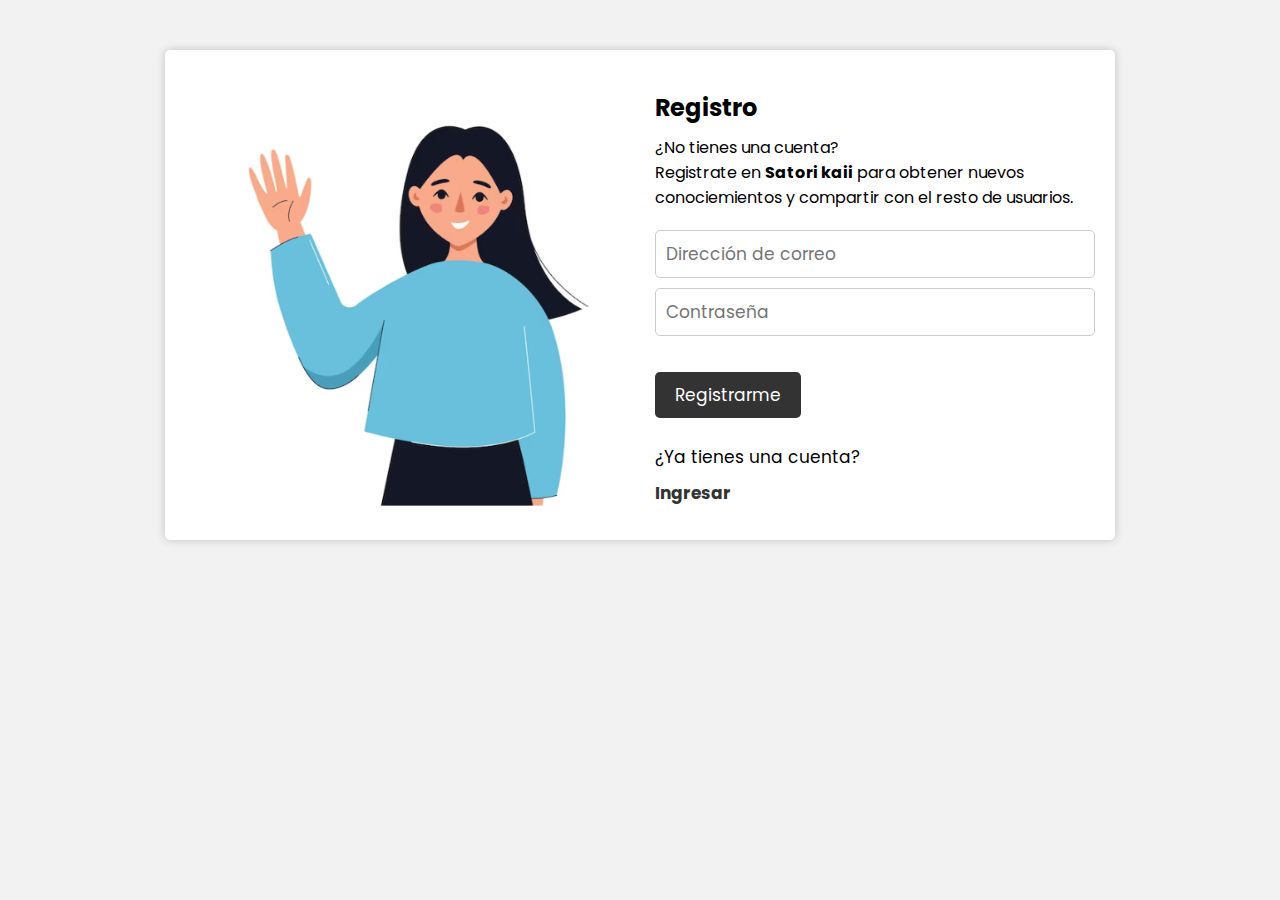
<file: modal.html>
<!DOCTYPE html>
<html lang="en">

<head>
  <meta charset="UTF-8">
  <meta http-equiv="X-UA-Compatible" content="IE=edge">
  <meta name="viewport" content="width=device-width, initial-scale=1.0">
  <title>Satori Kai</title>
  <link rel="shortcut icon" href="logito.png" type="image/x-icon">
  <link rel="stylesheet" href="style.css">
  <link rel="preconnect" href="https://fonts.googleapis.com">
  <link rel="preconnect" href="https://fonts.gstatic.com" crossorigin>
  <link href="https://fonts.googleapis.com/css2?family=Poppins:wght@300;400;500;600;700;800;900&display=swap"
    rel="stylesheet">

</head>
<body>
  <!DOCTYPE html>
  <html lang="en">

  <body>
    <div class="modal" id="register-modal" data-modal>
      <div class="modal-content">
        <div class="form-container">
          <div class="newsletter-img">
            <img src="happy.png" alt="subscribe newsletter" width="450" height="450">
          </div>
  
          <div class="newsletter">
            <form action="#" id="login-form">
              <div class="newsletter-header">
                <h3 class="newsletter-title">Registro</h3>
                <p class="newsletter-desc">
                  ¿No tienes una cuenta? <br>
                  Registrate en <b>Satori kaii</b> para obtener nuevos conociemientos y compartir con el resto de usuarios.
                </p>
              </div>
  
              <input type="email" name="email" class="email-field" placeholder="Dirección de correo" required maxlength="20"
                required minlength="8">
  
              <input type="password" name="password" id="password" class="password-field" placeholder="Contraseña"
                required>
              <span id="password-error" class="error-message"></span>
              <button type="submit" class="btn-newsletter">Registrarme</button>
              <br>
              <p class="login-link">¿Ya tienes una cuenta? <a href="#login-modal" id="login-link" class="custom-link">Ingresar</a></p>

            </form>
          </div>
        </div>

      </div>
    </div>
  

  <div class="modal" id="login-modal" data-modal-login>

  <div class="modal-content">
    <button class="modal-close-btn" data-modal-close>
      <ion-icon name="close-outline"></ion-icon>
    </button>

    <div class="form-container">
      <div class="newsletter-img">
        <img src="man.png" alt="subscribe newsletter" width="450" height="450">
      </div>

      <div class="newsletter">
        <form action="#" id="login-form">
          <div class="newsletter-header">
            <h3 class="newsletter-title">Ingreso</h3>
            <p class="newsletter-desc">
              Bienvenido a <b>Satori kai</b>. Por favor ingresa tu cuenta para compartir con el resto de usuarios.
            </p>
          </div>

          <input type="email" name="email" class="email-field" placeholder="Dirección de correo" required maxlength="20" required minlength="8">

          <input type="password" name="password" id="login-password" class="password-field" placeholder="Contraseña" required>
          <span id="login-password-error" class="error-message"></span>
          <button type="submit" id="login-button" class="btn-newsletter">Ingresar</button>
          <br>
          <br>

          <p class="login-link">¿No tienes una cuenta? <a href="#register-modal" id="register-link" class="custom-link">Registrarme</a></p>

        </form>
      </div>
    </div>
  </div>
</div>


<script>
 // Obtén una referencia al modal de registro y al modal de inicio de sesión
const registerModal = document.querySelector('#register-modal');
const loginModal = document.querySelector('#login-modal');

// Muestra el modal de registro al cargar la página
document.addEventListener('DOMContentLoaded', function () {
  registerModal.style.display = 'block';
  loginModal.style.display = 'none';
});

// Función para redirigir a index.html
function redirectToIndex() {
  window.location.href = "index.html";
}

const passwordField = document.getElementById("password");
const passwordError = document.getElementById("password-error");

passwordField.addEventListener("input", function () {
  const password = passwordField.value;

  passwordError.textContent = "";

  const minLength = 8;
  const maxLength = 20;
  if (password.length < minLength || password.length > maxLength) {
    passwordError.textContent = `Password must be between ${minLength} and ${maxLength} characters long.`;
    return;
  }

  if (!/[A-Z]/.test(password)) {
    passwordError.textContent = "Password must contain at least one uppercase letter.";
  } else if (!/[a-z]/.test(password)) {
    passwordError.textContent = "Password must contain at least one lowercase letter.";
  } else if (!/\d/.test(password)) {
    passwordError.textContent = "Password must contain at least one digit.";
  } else if (!/\./.test(password)) {
    passwordError.textContent = "Password must contain at least one period.";
  }
});

const loginForm = document.getElementById("login-form");
loginForm.addEventListener("submit", function (event) {
  if (passwordError.textContent) {
    event.preventDefault();
  } else {
    redirectToIndex(); // Redirigir a index.html después del inicio de sesión
  }
});


const registerLink = document.getElementById('register-link');
const loginLink = document.getElementById('login-link');

registerLink.addEventListener('click', function (e) {
  e.preventDefault();
  registerModal.style.display = 'block';
  loginModal.style.display = 'none';
});

loginLink.addEventListener('click', function (e) {
  e.preventDefault();
  loginModal.style.display = 'block';
  registerModal.style.display = 'none';
});

const closeModalButtons = document.querySelectorAll('[data-modal-close]');
closeModalButtons.forEach(button => {
  button.addEventListener('click', function () {
    registerModal.style.display = 'none';
    loginModal.style.display = 'none';
  });
});

registerModal.addEventListener('click', function (e) {
  if (e.target === registerModal) {
    registerModal.style.display = 'none';
  }
});

loginModal.addEventListener('click', function (e) {
  if (e.target === loginModal) {
    loginModal.style.display = 'none';
  }
});
const registerForm = document.getElementById("login-form");
  registerForm.addEventListener("submit", function (event) {
    event.preventDefault(); // Previene el envío del formulario por defecto

    if (!passwordError.textContent) {
      // Si no hay errores en la contraseña
      redirectToIndex(); // Redirigir a index.html después del registro
    }
  });
  const loginButton = document.getElementById("login-button");

loginButton.addEventListener("click", function (event) {
  event.preventDefault(); // Prevenir el envío del formulario por defecto
  redirectToIndex(); // Redirigir a index.html cuando se haga clic en el botón de "Login"
});


    </script>


<style>
 /* Estilos personalizados aquí */

/* Fondo */
body {
  background-color: #f2f2f2;
  font-family: 'Poppins', sans-serif;
}

/* Encabezado */
header {
  background-color: #333;
  color: #fff;
  padding: 20px 0;
  text-align: center;
}

h1 {
  font-size: 36px;
}

/* Contenedor del formulario */
.modal {
  background-color: #fff;
  max-width: 950px; /* Ajusta el ancho máximo según tus preferencias */
  margin: 0 auto;
  padding: 20px;
  box-shadow: 0 0 10px rgba(0, 0, 0, 0.2);
  border-radius: 5px;
  position: relative;
  top: 50px;
  z-index: 1;
}


/* Formulario */
.newsletter-title {
  font-size: 24px;
  margin-bottom: 10px;
}

.newsletter-desc {
  font-size: 16px;
  margin-bottom: 20px;
}

.email-field,
.password-field {
  width: 100%;
  padding: 10px;
  margin-bottom: 10px;
  border: 1px solid #ccc;
  border-radius: 5px;
}

.error-message {
  color: #66c2ff;
  font-size: 14px;
}

.btn-newsletter {
  background-color: #333;
  color: #fff;
  padding: 10px 20px;
  border: none;
  border-radius: 5px;
  cursor: pointer;
}

.btn-newsletter:hover {
  background-color: #66c2ff;
}
/* Estilo para la imagen a la izquierda y el formulario a la derecha */
.form-container {
  display: flex;
  justify-content: center; /* Centrar horizontalmente */
  align-items: flex-start; /* Alinear la parte superior de los elementos */
  max-height: 450px; /* Altura máxima del contenedor del formulario */
}

.newsletter-img {
  flex: 0 0 auto; /* Evitar que la imagen cambie de tamaño */
  padding-right: 20px;
  text-align: center;
}

.newsletter-img img {
  max-width: 100%;
  max-height: 100%; /* La imagen ocupará el espacio disponible */
}

.newsletter {
  flex: 1;
  display: flex;
  flex-direction: column;
  align-items: center; /* Centrar verticalmente */
}

/* Añadir un margen superior para separar el formulario de la imagen */
.newsletter form {
  margin-top: 20px;
}

/* Ajustes adicionales de estilo para el formulario */
.email-field,
.password-field {
  width: 100%;
  padding: 10px;
  margin-bottom: 10px;
  border: 1px solid #ccc;
  border-radius: 5px;
}

.error-message {
  color: #66c2ff;
  font-size: 14px;
}

.btn-newsletter {
  background-color: #333;
  color: #fff;
  padding: 10px 20px;
  border: none;
  border-radius: 5px;
  cursor: pointer;
}

.btn-newsletter:hover {
  background-color: #66c2ff;
}

#login-modal {
  /* Estilos para el segundo modal */
  z-index: 2; /* Debe tener un valor mayor que el del primer modal */
}
/* Estilos para los enlaces personalizados */
.custom-link {
  text-decoration: none;
  color: #333;
  font-weight: bold;
  display: block; /* Hace que el enlace sea un bloque, ocupando toda la anchura disponible */
  margin-top: 10px; /* Espacio entre el botón y el enlace */
  transition: color 0.2s ease-in-out; /* Efecto de transición al pasar el mouse */
}

.custom-link:hover {
  color: #66c2ff; /* Cambia el color al pasar el mouse */
}

</style>

</body>
</html>
</file>
<file: style.css>
:root {

    --eerie-black: hsl(0, 0%, 13%);
    --: hsl(192, 100%, 78%);
    --sandy-brown: hsl(29, 90%, 65%);
    --bittersweet: #66c2ff;
    --cultured: hsl(0, 0%, 93%);
    --white: hsl(0, 100%, 100%);
  
  
    --fs-1: 1.563rem;
    --fs-2: 1.375rem;
    --fs-3: 1.25rem;
    --fs-4: 1.125rem;
    --fs-5: 1rem;
    --fs-6: 0.938rem;
    --fs-7: 0.875rem;
    --fs-8: 0.813rem;
    --fs-9: 0.75rem;
    --fs-10: 0.688rem;
    --fs-11: 0.625rem;
    --weight-300: 300;
    --weight-400: 400;
    --weight-500: 500;
    --weight-600: 600;
    --weight-700: 700;
  
   
    --border-radius-md: 10px;
    --border-radius-sm: 5px;

    --transition-timing: 0.2s ease;
  
  }
  

  *, *::before, *::after {
    margin: 0;
    padding: 0;
    box-sizing: border-box;
  }
  
  a { text-decoration: none; }
  
  li { list-style: none; }
  
  button {
    background: none;
    font: inherit;
    border: none;
    cursor: pointer;
  }
  
  img, ion-icon, button, a { display: block; }
  
  span { display: inline-block; }
  
  html {
    font-family: "Poppins", sans-serif;
    overscroll-behavior: contain;
  }
  
  input {
    display: block;
    width: 100%;
    font: inherit;
  }
  
  input::placeholder { font: inherit; }
  
  body { background: var(--white); }
  

  body::-webkit-scrollbar { width: 15px; }
  
  body::-webkit-scrollbar-track {
    background: var(--white);
    border-left: 1px solid var(--cultured);
  }
  
  body::-webkit-scrollbar-thumb {
    background: hsl(0, 0%, 80%);
    border: 3px solid var(--white);
    border-radius: 10px;
  }
  
  body::-webkit-scrollbar-thumb:hover { background: hsl(0, 0%, 70%); }

  .container { padding: 0 15px; }
  
  .has-scrollbar { padding-bottom: 5px; }
  
  .has-scrollbar::-webkit-scrollbar {
    width: 12px; /* for vertical scroll */
    height: 12px; /* for horizontal scroll */
  }
  
  .has-scrollbar::-webkit-scrollbar-thumb {
    background: transparent;
    border: 3px solid var(--white);
    border-radius: 20px;
  }
  
  .has-scrollbar:hover::-webkit-scrollbar-thumb { background: hsl(0, 0%, 90%); }
  
  .has-scrollbar::-webkit-scrollbar-thumb:hover { background: hsl(0, 0%, 80%); }
  
  .title {
    color: var(--eerie-black);
    font-size: var(--fs-5);
    font-weight: var(--weight-600);
    letter-spacing: 0.4px;
    text-transform: capitalize;
    padding-bottom: 10px;
    border-bottom: 1px solid var(--cultured);
    margin-bottom: 30px;
  }
  
  
 
  .header-top,
  .header-user-actions,
  .desktop-navigation-menu { display: none; }
  
  .header-main {
    padding: 20px 0;
    border-bottom: 1px solid var(--cultured);
  }
  
  .header-logo { margin-bottom: 20px; }
  
  .header-logo img { margin: auto; }
  
  .header-search-container { position: relative; }
  
  .header-search-container .search-field {
    font-size: var(--fs-7);
    color: var(--onyx);
    padding: 10px 15px;
    padding-right: 50px;
    border: 1px solid var(--cultured);
    border-radius: var(--border-radius-md);
  }
  
  .search-field::-webkit-search-cancel-button { display: none; }
  
  .search-btn {
    background: var(--white);
    position: absolute;
    top: 50%;
    right: 2px;
    transform: translateY(-50%);
    color: var(--onyx);
    font-size: 18px;
    padding: 8px 15px;
    border-radius: var(--border-radius-md);
    transition: color var(--transition-timing);
  }
  
  .search-btn:hover { color: var(--salmon-pink); }
  
  
  .menu-top {
    padding-bottom: 15px;
    margin-bottom: 10px;
    display: flex;
    justify-content: space-between;
    align-items: center;
    border-bottom: 2px solid var(--cultured);
  }
  
  .menu-top .menu-title {
    color: var(--salmon-pink);
    font-size: var(--fs-4);
    font-weight: var(--weight-600);
  }
  
  .menu-close-btn {
    color: var(--eerie-black);
    font-size: 22px;
  }
  
  .menu-close-btn ion-icon { --ionicon-stroke-width: 50px; }
  
  
  .menu-category .accordion-menu {
    width: 100%;
    display: flex;
    justify-content: space-between;
    align-items: center;
  }
  
  
  
  .accordion-menu > div { font-size: 14px; }
  
  .accordion-menu ion-icon {
    color: var(--onyx);
    --ionicon-stroke-width: 90px;
  }
  
  .accordion-menu.active .add-icon,
  .accordion-menu .remove-icon { display: none; }
  
  .accordion-menu .add-icon,
  .accordion-menu.active .remove-icon { display: block; }
  
  .menu-bottom .menu-title {
    font-size: var(--fs-6);
    font-weight: var(--weight-500);
    color: var(--eerie-black);
    padding: 12px 0;
  }
  
  
  .menu-bottom .submenu-category-list {
    border: 1px solid var(--cultured);
    border-radius: var(--border-radius-md);
    padding: 0 15px;
    margin-left: 0;
    box-shadow: 0 0 10px hsla(0, 0%, 0%, 0.05);
  }
  
  .menu-bottom .submenu-category:not(:last-child) { border-bottom: 1px solid var(--cultured); }
  
  .menu-social-container {
    display: flex;
    justify-content: center;
    align-items: center;
    gap: 10px;
  }
  
  .menu-social-container .social-link {
    background: var(--cultured);
    color: var(--eerie-black);
    font-size: 20px;
    padding: 10px;
    border-radius: var(--border-radius-md);
  }
  
  
  
  
  
  .banner { margin: 30px 0; }
  
  .slider-container {
    display: flex;
    align-items: center;
    gap: 10px;
    border-radius: var(--border-radius-md);
    overflow: auto hidden;
    scroll-snap-type: inline mandatory;
    overscroll-behavior-inline: contain;
  }
  
  .slider-item {
    position: relative;
    min-width: 100%;
    max-height: 450px;
    aspect-ratio: 1 / 1;
    border-radius: var(--border-radius-md);
    overflow: hidden;
    scroll-snap-align: start;
  }
  
  .slider-item .banner-img {
    width: 100%;
    height: 100%;
    object-fit: cover;
    object-position: right;
  }
  
  .banner-content {
    background: hsla(0, 0%, 100%, 0.8);
    position: absolute;
    bottom: 25px;
    left: 25px;
    right: 25px;
    padding: 20px 25px;
    border-radius: var(--border-radius-md);
  }
  
  .banner-subtitle {
    color: var(--salmon-pink);
    font-size: var(--fs-7);
    font-weight: var(--weight-500);
    text-transform: capitalize;
    letter-spacing: 2px;
    margin-bottom: 10px;
  }
  
  .banner-title {
    color: var(--white);
    font-size: var(--fs-1);
    text-transform: uppercase;
    line-height: 1;
    margin-bottom: 10px;
  }
  
  .banner-text { display: none; }
  
  .banner-btn {
    background: var(--salmon-pink);
    color: var(--white);
    width: max-content;
    font-size: var(--fs-11);
    font-weight: var(--weight-600);
    text-transform: uppercase;
    padding: 4px 10px;
    border-radius: var(--border-radius-sm);
    transition: var(--transition-timing);
  }
  
  .banner-btn:hover { background: var(--eerie-black); }
  

  /*-----------------------------------*\
    #CATEGORY
  \*-----------------------------------*/
  
  .category { margin-bottom: 30px; }
  
  .category-item-container {
    display: flex;
    align-items: center;
    gap: 10px;
    overflow: auto hidden;
    scroll-snap-type: inline mandatory;
    overscroll-behavior-inline: contain;
  }
  
  .category-item {
    min-width: 100%;
    display: flex;
    align-items: center;
    gap: 10px;
    padding: 15px;
    border: 1px solid var(--cultured);
    border-radius: var(--border-radius-md);
    scroll-snap-align: start;
  }
  
  .category-img-box {
    background: var(--cultured);
    border: 1px solid hsl(0, 0%, 80%);
    padding: 10px;
    border-radius: var(--border-radius-sm);
  }
  
  .category-content-box { width: 100%; }
  
  .category-content-flex {
    display: flex;
    justify-content: space-between;
    align-items: center;
    margin-bottom: 10px;
  }
  
  .category-item-title {
    color: var(--eerie-black);
    font-size: var(--fs-9);
    font-weight: var(--weight-600);
    text-transform: uppercase;
  }
  
  .category-item-amount {
    color: var(--sonic-silver);
    font-size: var(--fs-11);
  }
  
  .category-btn {
    color: var(--salmon-pink);
    font-size: var(--fs-9);
    font-weight: var(--weight-500);
    text-transform: capitalize;
  }
  
  
  
  /*-----------------------------------*\
    #PRODUCT FEATURED
  \*-----------------------------------*/
  
  .product-featured { margin-bottom: 30px; }
  
  .product-featured .showcase-wrapper {
    display: flex;
    align-items: center;
    gap: 20px;
    overflow-x: auto;
    overscroll-behavior-inline: contain;
    scroll-snap-type: inline mandatory;
  }
  
  .product-featured .showcase-container {
    min-width: 100%;
    padding: 30px;
    border: 1px solid var(--cultured);
    border-radius: var(--border-radius-md);
    scroll-snap-align: start;
  }
  
  .product-featured .showcase-img {
    width: 100%;
    height: 100%;
    object-fit: cover;
  }
  
  .product-featured .showcase-content { margin-top: 30px; }
  
  .product-featured .showcase-rating {
    color: var(--sandy-brown);
    display: flex;
    align-items: center;
    font-size: 16px;
    margin-bottom: 15px;
  }
  
  .product-featured .showcase-title {
    font-size: var(--fs-7);
    color: var(--eerie-black);
    overflow: hidden;
    white-space: nowrap;
    text-overflow: ellipsis;
    text-transform: uppercase;
    margin-bottom: 3px;
  }
  
  .product-featured .showcase-desc {
    color: var(--sonic-silver);
    font-size: var(--fs-7);
    font-weight: var(--weight-300);
    margin-bottom: 10px;
  }
  
  .product-featured .price-box {
    font-size: var(--fs-3);
    display: flex;
    gap: 10px;
    margin-bottom: 10px;
  }
  
  .product-featured .price {
    color: var(--salmon-pink);
    font-weight: var(--weight-700);
  }
  
  .product-featured del {
    color: var(--sonic-silver);
    font-weight: var(--weight-300);
  }
  
  .product-featured .add-cart-btn {
    background: var(--salmon-pink);
    padding: 8px 15px;
    color: var(--white);
    font-weight: var(--fs-9);
    font-weight: var(--weight-700);
    text-transform: uppercase;
    border-radius: var(--border-radius-md);
    margin-bottom: 15px;
    transition: var(--transition-timing);
  }
  
  .product-featured .add-cart-btn:hover {
    background: var(--eerie-black);
    color: var(--white);
  }
  
  .product-featured .showcase-status { margin-bottom: 15px; }
  
  .product-featured .showcase-status .wrapper {
    display: flex;
    justify-content: space-between;
    align-items: center;
    color: var(--eerie-black);
    font-size: var(--fs-9);
    font-weight: var(--weight-400);
    text-transform: uppercase;
    margin-bottom: 10px;
  }
  
  .product-featured .showcase-status-bar {
    background: var(--cultured);
    position: relative;
    height: 10px;
    border-radius: 5px;
  }
  
  .product-featured .showcase-status-bar::before {
    position: absolute;
    content: '';
    top: 3px;
    left: 3px;
    height: 4px;
    width: 40%;
    background: var(--salmon-pink);
    border-radius: 4px;
  }
  
  .product-featured .countdown-desc {
    color: var(--eerie-black);
    font-size: var(--fs-9);
    font-weight: var(--weight-600);
    text-transform: uppercase;
    margin-bottom: 10px;
  }
  
  .product-featured .countdown {
    display: flex;
    gap: 5px;
  }
  
  .product-featured .countdown-content {
    padding: 5px;
    background: var(--cultured);
    border-radius: var(--border-radius-md);
    text-align: center;
  }
  
  .product-featured .display-number {
    color: var(--eerie-black);
    font-size: var(--fs-5);
    font-weight: var(--weight-500);
    min-width: 40px;
  }
  
  .product-featured .display-text {
    color: var(--davys-gray);
    font-size: var(--fs-11);
  }
  
  
  
  /*-----------------------------------*\
    #PRODUCT GRID
  \*-----------------------------------*/
  
  .product-main { margin-bottom: 30px; }
  
  .product-grid {
    display: grid;
    grid-template-columns: 1fr;
    gap: 25px;
  }
  
  .product-grid .showcase {
    border: 1px solid var(--cultured);
    border-radius: var(--border-radius-md);
    overflow: hidden;
    transition: var(--transition-timing);
  }
  
  .product-grid .showcase:hover { box-shadow: 0 0 10px hsla(0, 0%, 0%, 0.1); }
  
  .product-grid .showcase-banner { position: relative; }
  
  .product-grid .product-img {
    width: 100%;
    height: 100%;
    object-fit: cover;
    transition: var(--transition-timing);
  }
  
  .product-grid .product-img.default {
    position: relative;
    z-index: 1;
  }
  
  .product-grid .product-img.hover {
    position: absolute;
    top: 0;
    left: 0;
    z-index: 2;
    opacity: 0;
  }
  
  .product-grid .showcase:hover .product-img.hover { opacity: 1; }
  
  .product-grid .showcase:hover .product-img.default { opacity: 0; }
  
  .product-grid .showcase:hover .product-img { transform: scale(1.1); }
  
  .product-grid .showcase-badge {
    position: absolute;
    top: 15px;
    left: 15px;
    background: var(--ocean-green);
    font-size: var(--fs-8);
    font-weight: var(--weight-500);
    color: var(--white);
    padding: 0 8px;
    border-radius: var(--border-radius-sm);
    z-index: 3;
  }
  
  .product-grid .showcase-badge.angle {
    top: 8px;
    left: -29px;
    transform: rotate(-45deg);
    text-transform: uppercase;
    font-size: 11px;
    padding: 5px 40px;
  }
  
  .product-grid .showcase-badge.black { background: var(--eerie-black); }
  
  .product-grid .showcase-badge.pink { background: var(--salmon-pink); }
  
  .product-grid .showcase-actions {
    position: absolute;
    top: 10px;
    right: 10px;
    font-size: 20px;
    transform: translateX(50px);
    transition: var(--transition-timing);
    z-index: 3;
  }
  
  .product-grid .showcase:hover .showcase-actions { transform: translateX(0); }
  
  .product-grid .btn-action {
    background: var(--white);
    color: var(--sonic-silver);
    margin-bottom: 5px;
    border: 1px solid var(--cultured);
    padding: 5px;
    border-radius: var(--border-radius-sm);
    transition: var(--transition-timing);
  }
  
  .product-grid .btn-action:hover {
    background: var(--eerie-black);
    color: var(--white);
    border-color: var(--eerie-black);
  }
  
  .product-grid .showcase-content { padding: 15px 20px 0; }
  
  .product-grid .showcase-category {
    color: var(--salmon-pink);
    font-size: var(--fs-9);
    font-weight: var(--weight-500);
    text-transform: uppercase;
    margin-bottom: 10px;
  }
  
  .product-grid .showcase-title {
    color: var(--sonic-silver);
    font-size: var(--fs-8);
    font-weight: var(--weight-300);
    text-transform: capitalize;
    letter-spacing: 1px;
    margin-bottom: 10px;
    transition: var(--transition-timing);
  }
  
  .product-grid .showcase-title:hover { color: var(--eerie-black); }
  
  .product-grid .showcase-rating {
    display: flex;
    color: var(--sandy-brown);
    margin-bottom: 10px;
  }
  
  .product-grid .price-box {
    display: flex;
    gap: 10px;
    font-size: var(--fs-7);
    color: var(--eerie-black);
    margin-bottom: 10px;
  }
  
  .product-grid .price { font-weight: var(--weight-700); }
  
  .product-grid del { color: var(--sonic-silver); }
  
  
  
  
  
  /*-----------------------------------*\
    #TESTIMONIAL
  \*-----------------------------------*/
  
  .testimonials-box { margin-bottom: 50px; }
  
  .testimonial-card {
    padding: 30px 20px;
    border: 1px solid var(--cultured);
    border-radius: var(--border-radius-md);
    text-align: center;
    margin-bottom: 25px;
  }
  
  .testimonial-banner {
    margin: auto;
    margin-bottom: 20px;
    border-radius: 50%;
  }
  
  .testimonial-name {
    font-weight: var(--weight-700);
    text-transform: uppercase;
    color: var(--sonic-silver);
    margin-bottom: 5px;
  }
  
  .testimonial-title {
    color: var(--onyx);
    font-size: var(--fs-7);
    margin-bottom: 15px;
  }
  
  .quotation-img {
    margin: auto;
    margin-bottom: 10px;
  }
  
  .testimonial-desc {
    max-width: 70%;
    margin: auto;
    color: var(--sonic-silver);
    font-size: var(--fs-7);
  }
  
  
  
  
  
  /*-----------------------------------*\
    #CTA
  \*-----------------------------------*/
  
  .cta-container {
    position: relative;
    aspect-ratio: 5 / 6;
    border-radius: var(--border-radius-md);
    overflow: hidden;
    margin-bottom: 25px;
  }
  
  .cta-banner {
    width: 100%;
    height: 100%;
    object-fit: cover;
  }
  
  .cta-content {
    background: hsla(0, 0%, 100%, 0.7);
    position: absolute;
    top: 50%;
    left: 50%;
    transform: translate(-50%, -50%);
    width: fit-content;
    padding: 15px 20px;
    text-align: center;
    border-radius: var(--border-radius-sm);
  }
  
  .cta-content .discount {
    background: var(--eerie-black);
    color: var(--white);
    font-size: var(--fs-11);
    font-weight: var(--weight-600);
    text-transform: uppercase;
    width: max-content;
    margin: auto;
    padding: 0 5px;
    border-radius: var(--border-radius-sm);
    margin-bottom: 5px;
  }
  
  .cta-title {
    color: var(--onyx);
    font-size: var(--fs-5);
    text-transform: capitalize;
    margin-bottom: 5px;
  }
  
  .cta-text {
    color: var(--sonic-silver);
    font-size: var(--fs-7);
    margin-bottom: 5px;
  }
  
  .cta-btn {
    font-size: var(--fs-9);
    color: var(--sonic-silver);
    text-transform: uppercase;
    font-weight: var(--weight-700);
    margin: auto;
  }
  
  
  
  
  
  /*-----------------------------------*\
    #SERVICE
  \*-----------------------------------*/
  
  .service-container {
    display: flex;
    justify-content: center;
    align-items: center;
    flex-wrap: wrap;
    gap: 30px;
    padding: 30px 15px;
    border: 1px solid var(--cultured);
    border-radius: var(--border-radius-md);
  }
  
  .service-item {
    min-width: 190px;
    display: flex;
    align-items: center;
    gap: 15px;
  }
  
  .service-icon {
    font-size: 35px;
    color: var(--salmon-pink);
    transition: var(--transition-timing);
  }
  
  .service-icon ion-icon { --ionicon-stroke-width: 25px; }
  
  .service-item:hover .service-icon { color: var(--eerie-black); }
  
  .service-title {
    color: var(--sonic-silver);
    font-size: var(--fs-7);
    font-weight: var(--weight-600);
    text-transform: capitalize;
    margin-bottom: 5px;
  }
  
  .service-desc {
    color: var(--sonic-silver);
    font-size: var(--fs-9);
  }
  
  
  
  
  /*-----------------------------------*\
    #FOOTER
  \*-----------------------------------*/
  
  footer {
    background: var(--eerie-black);
    padding: 30px 0;
  }
  
  .footer-category-link:hover { color: var(--spanish-gray); }
  
  .payment-img {
    max-width: 335px;
    width: 30%;
    margin: auto;
    margin-bottom: 15px;
  }
  
  .copyright {
    color: var(--sonic-silver);
    font-size: var(--fs-8);
    font-weight: var(--weight-500);
    text-transform: capitalize;
    letter-spacing: 1.2px;
  }
  
  .copyright a {
    display: inline;
    color: inherit;
  }
  
  
  
  
  @media (min-width: 480px) {
  
  
    :root {
  
      --fs-1: 1.875rem;
    }
  
  
  
    .header-top {
      display: block;
      padding: 10px 0;
      border-bottom: 1px solid var(--cultured);
    }
  
    .header-social-container,
    .header-top-actions { display: none; }
  
   
  
    .header-main { padding: 25px 0; }
  
  
    /**
     * #BANNER
     */
  
    .slider-item { aspect-ratio: 5 / 3; }
  
    .banner-content {
      top: 50%;
      right: auto;
      bottom: auto;
      transform: translateY(-50%);
      max-width: 320px;
    }
  
    .banner-subtitle { --fs-7: 1rem; }
  
    .banner-text {
      display: block;
      color: var(--sonic-silver);
      font-size: var(--fs-7);
      font-weight: var(--weight-500);
      margin-bottom: 10px;
    }
  
    .banner-text b { font-size: var(--fs-2); }
  
    .banner-btn { padding: 7px 20px; }
  
  
  
    /**
     * #PRODUCT 
     */
  
    .product-grid {
      grid-template-columns: 1fr 1fr;
      gap: 30px;
    }
  
  
  
    /**
     * #CTA
     */
  
    .cta-content { padding: 40px; }
  
    .cta-content .discount {
      --fs-11: 0.875rem;
      padding: 5px 10px;
    }
  
    .cta-title { --fs-5: 1.5rem; }
  
    .cta-text { --fs-7: 1rem; }
  
    .cta-btn { --fs-9: 1rem; }
  
  
  
    /**
     * #FOOTER
     */
  
    .copyright { --fs-8: 0.875rem; }
  
  }
  

  @media (min-width: 570px) {
  


    .header-top .container,
    .header-main .container {
      display: flex;
      justify-content: space-between;
      align-items: center;
    }
  
    .header-logo { margin-bottom: 0; }
  
    .header-top-actions {
      display: flex;
      align-items: center;
      gap: 10px;
    }
  
    .header-top-actions select {
      border: none;
      display: block;
      min-width: 80px;
      padding: 5px 0;
      font: inherit;
      color: var(--sonic-silver);
      font-size: var(--fs-8);
      text-transform: uppercase;
      cursor: pointer;
      transition: var(--transition-timing);
    }
  
    .header-top-actions select:hover { color: var(--eerie-black); }
  
    .header-search-container { min-width: 300px; }
  
  
  
    /**
     * #BANNER
     */
  
    .slider-item { aspect-ratio: 4 / 2; }
  
    .banner-content { background: none; }
  
  
  
    /**
     * #CATEGORY
     */
  
    .category-item-container { gap: 30px; }
  
    .category-item { min-width: calc(50% - 15px); }
  
  
  
    /**
     * #PRODUCT
     */
  
    .product-minimal .showcase-container { min-width: 50%; }
  
    .product-featured .showcase-img {
      max-width: 450px;
      margin: auto;
    }
  
    .product-featured .countdown { gap: 20px; }

    .cta-container { aspect-ratio: 6 / 5; }
  

    .blog-container { gap: 30px; }
  
    .blog-card { min-width: calc(50% - 15px); }
  
  }

  @media (min-width: 768px) {
  
    :root {

      --fs-1: 2.375rem;
  
    }
    html { font-size: 17px; }
    .container {
      max-width: 750px;
      margin: auto;
    }

    .header-main .container { gap: 80px; }
  
    .header-search-container { flex-grow: 1; }

    .slider-item {
      aspect-ratio: auto;
      height: 350px;
    }
  
    .banner-content { max-width: 380px; }
    .banner-subtitle { --fs-7: 1.25rem; }
    .banner-text { --fs-7: 1.125rem; }

    .banner-text b { --fs-2: 1.875rem; }
  
    .banner-btn { --fs-11: 0.75rem; }
  
  
  
    /**
     * #CATEGORY 
     */
  
    .category-img-box { padding: 20px; }
  
  
  
    /**
     * #PRODUCT 
     */
  
    .product-minimal {
      display: flex;
      flex-wrap: wrap;
      justify-content: center;
      gap: 20px;
    }
  
    .product-minimal .product-showcase {
      min-width: calc(50% - 10px);
      width: calc(50% - 10px);
    }
  
    .product-minimal .showcase-container { min-width: 100%; }
    
    .product-featured .showcase {
      display: flex;
      justify-content: center;
      align-items: center;
      gap: 20px;
    }
  
    .product-featured .showcase-img { max-width: fit-content; }
  
    .product-featured .showcase-content {
      margin-top: 0;
      min-width: calc(100% - 345px);
    }
  
  
  
    /**
     * #FOOTER 
     */
  
    .footer-nav .container {
      display: flex;
      flex-wrap: wrap;
      row-gap: 50px;
      column-gap: 20px;
    }
  
    .footer-nav-list {
      min-width: calc(33.33% - 15px);
      width: calc(33.33% - 15px);
      flex-grow: 1;
    }
  
    .footer-nav-list:not(:last-child) { margin-bottom: 0; }
  
  }
  
  
  
  
  /**
   * responsive larger than 1024px screen
   */
  
  @media (min-width: 1024px) {
  
    /**
     * #CUSTOM PROPERTY
     */
  
    :root {
  
      /**
       * typography 
       */
  
      --fs-1: 2.625rem;
      --fs-2: 1.125rem;
  
    }
  
  
  
    /**
     * #REUSED STYLE 
     */
  
    .container { max-width: 980px; }
  
  
  
  
    /**
     * #HEADER 
     */
  
    .header-social-container {
      display: flex;
      align-items: center;
      gap: 5px;
    }
  
    .header-social-container .social-link {
      padding: 5px;
      background: hsl(0, 0%, 95%);
      border-radius: var(--border-radius-sm);
      color: var(--sonic-silver);
      transition: var(--transition-timing);
    }
  
    .header-social-container .social-link:hover {
      background: var(--salmon-pink);
      color: var(--white);
    }
  
    .header-user-actions {
      display: flex;
      align-items: center;
      gap: 15px;
    }
  
    .header-user-actions .action-btn {
      position: relative;
      font-size: 35px;
      color: var(--onyx);
      padding: 5px;
    }
  
    .header-user-actions .count {
      position: absolute;
      top: -2px;
      right: -3px;
      background: var(--bittersweet);
      color: var(--white);
      font-size: 12px;
      font-weight: var(--weight-500);
      line-height: 1;
      padding: 2px 4px;
      border-radius: 20px;
    }
  
    .desktop-navigation-menu { display: block; }
  
    .desktop-menu-category-list {
      position: relative;
      display: flex;
      justify-content: center;
      align-items: center;
      gap: 30px;
    }
  
    .desktop-menu-category-list .menu-category:not(:nth-child(2)) { position: relative; }
  
    .desktop-menu-category-list .menu-category > .menu-title {
      position: relative;
      color: var(--onyx);
      font-size: var(--fs-7);
      font-weight: var(--weight-600);
      text-transform: uppercase;
      padding: 15px 0;
      transition: var(--transition-timing);
    }
  
    .desktop-menu-category-list .menu-category > .menu-title:hover { color: var(--salmon-pink); }
    
    .desktop-menu-category-list .menu-category > .menu-title::after {
      content: '';
      position: absolute;
      bottom: 0;
      left: 0;
      width: 100%;
      height: 2px;
      background: var(--salmon-pink);
      transform: scaleX(0);
      transform-origin: left;
      transition: var(--transition-timing);
    }
  
    .desktop-menu-category-list .menu-category > .menu-title:hover::after { transform: scaleX(1); }
  
    .dropdown-panel {
      position: absolute;
      top: 100%;
      left: 0;
      background: var(--white);
      width: 100%;
      display: grid;
      grid-template-columns: repeat(4, 1fr);
      gap: 30px;
      padding: 30px;
      border: 1px solid var(--cultured);
      box-shadow: 0 3px 5px hsla(0, 0%, 0%, 0.1);
      border-radius: var(--border-radius-md);
      transform: translateY(50px);
      opacity: 0;
      visibility: hidden;
      pointer-events: none;
      transition: var(--transition-timing);
      z-index: 5;
    }
  
    .desktop-menu-category-list .menu-category:hover > .dropdown-panel {
      transform: translateY(0);
      opacity: 1;
      visibility: visible;
      pointer-events: all;
    }
  
    .dropdown-panel-list .menu-title a {
      color: var(--onyx);
      font-size: var(--fs-7);
      font-weight: var(--weight-600);
      padding-bottom: 10px;
      border-bottom: 1px solid var(--cultured);
      margin-bottom: 10px;
    }
  
    .panel-list-item a {
      color: var(--sonic-silver);
      font-size: var(--fs-7);
      text-transform: capitalize;
      transition: var(--transition-timing);
    }
  
    .panel-list-item a:hover { color: var(--salmon-pink); }
  
    .panel-list-item:not(:last-child) a { padding: 4px 0; }
  
    .panel-list-item:last-child { margin-top: 20px; }
  
    .panel-list-item img {
      width: 100%;
      height: auto;
      border-radius: var(--border-radius-sm);
    }
  
    .dropdown-list {
      position: absolute;
      top: 100%;
      left: 0;
      width: 200px;
      background: var(--white);
      padding: 20px 0;
      border-radius: var(--border-radius-md);
      border: 1px solid var(--cultured);
      box-shadow: 0 3px 5px hsla(0, 0%, 0%, 0.1);
      transform: translateY(50px);
      opacity: 0;
      visibility: hidden;
      pointer-events: none;
      transition: var(--transition-timing);
      z-index: 5;
    }
  
    .desktop-menu-category-list .menu-category:hover > .dropdown-list {
      transform: translateY(0);
      opacity: 1;
      visibility: visible;
      pointer-events: all;
    }
  
    .dropdown-list .dropdown-item a {
      color: var(--sonic-silver);
      font-size: var(--fs-7);
      text-transform: capitalize;
      padding: 4px 20px;
      transition: var(--transition-timing);
    }
  
    .dropdown-list .dropdown-item a:hover { color: var(--salmon-pink); }
  
  
  
  
    /**
     * #BANNER 
     */
  
    .banner { margin-top: 0; }
  
    .slider-item { height: 380px; }
  
    .banner-content {
      left: 75px;
      max-width: 400px;
    }
  
    .banner-subtitle { --fs-7: 1.625rem; }
  
    .banner-text { --fs-7: 1.375rem; }
  
    .banner-btn { --fs-11: 0.875rem; }
  
  
  
    /**
     * #CATEGORY 
     */
  
    .category-item { min-width: calc(33.33% - 20px); }
  
    .category-img-box { padding: 10px; }
  
  
  
    /**
     * #PRODUCT 
     */
  
    .product-container .container {
      position: relative;
      display: flex;
      align-items: flex-start;
      gap: 30px;
      margin-bottom: 30px;
    }
  
    .sidebar {
      --fs-5: 0.941rem;
  
      position: sticky;
      top: 30px;
      left: 0;
      padding: 0;
      min-width: calc(25% - 15px);
      margin-bottom: 30px;
      visibility: visible;
      overflow-y: auto;
      overscroll-behavior: auto;
      z-index: 0;
    }
  
    .sidebar-category {
      padding: 20px;
      margin-bottom: 30px;
      border: 1px solid var(--cultured);
      border-radius: var(--border-radius-md);
    }
  
    .sidebar-close-btn { display: none; }
  
    .product-box { min-width: calc(75% - 15px); }
  
    .product-minimal { margin-bottom: 20px; }
  
    .product-minimal .product-showcase {
      min-width: calc(33.33% - 14px);
      width: calc(33.33% - 14px);
      flex-grow: 1;
    }
  
    .product-minimal .showcase-wrapper { gap: 10px; }
  
    .product-minimal .showcase-container { padding: 2px; }
  
    .product-featured .countdown-content { padding: 5px 10px; }
  
    .product-grid { grid-template-columns: repeat(3, 1fr); }
  
  
  
    /**
     * #TESTIMONIALS, CTA & SERVICE 
     */
  
    .testimonials-box {
      display: flex;
      flex-wrap: wrap;
      align-items: stretch;
      gap: 30px;
    }
  
    .testimonial-card { margin-bottom: 0; }
  
    .testimonial, .cta-container {
      min-width: calc(50% - 15px);
      width: calc(50% - 15px);
      margin-bottom: 0;
    }
  
    .service { width: 100%; }
  
    .service-container { gap: 0; }
  
    .service-item {
      flex-direction: column;
      text-align: center;
      min-width: 20%;
    }
  
  
  
    /**
     * #BLOG
     */
  
    .blog-card { min-width: calc(33.33% - 20px); }
  
    .blog-title { --fs-5: 1rem; }
  
  
  
    /**
     * #FOOTER
     */
  
    .footer-nav-list {
      min-width: calc(20% - 16px);
      width: calc(20% - 16px);
    }
  
    .footer-nav-list:last-child { display: none; }
  
    .footer-bottom { margin-bottom: 0; }
  
  }
  
  
  
  
  
  /**
   * responsive larger than 1200px screen
   */
  
  @media (min-width: 1200px) {
  
    /**
     * #REUSED STYLE 
     */
  
    .container { max-width: 1200px; }
  
  
  
    /**
     * #HEADER
     */
  
    .desktop-menu-category-list { gap: 45px; }
  
  
  
    /**
     * #BANNER
     */
  
    .slider-item:last-child .banner-img { object-position: top; }
  
  
  
    /**
     * #CATEGORY
     */
  
    .category-item { min-width: calc(25% - 22.5px); }
  
    .category-item-title { --fs-9: 0.824rem; }
  
  
  
    /**
     * #PRODUCT
     */
  
    .product-featured .showcase > div { min-width: calc(50% - 10px); }
  
    .product-featured .display-number { --fs-5: 1.125rem; }
  
    .product-grid { grid-template-columns: repeat(4, 1fr); }
  
  
  
    /**
     * #TESTIMONIALS, CTA, SERVICE
     */
  
    .testimonial, .service {
      min-width: calc(25% - 20px);
      width: calc(25% - 20px);
    }
  
    .cta-container {
      min-width: calc(50% - 20px);
      width: calc(50% - 20px);
      aspect-ratio: unset;
    }
  
    .service-container {
      justify-content: flex-start;
      gap: 16px;
      padding: 30px;
    }
  
    .service-item {
      flex-direction: row;
      text-align: left;
    }
  
  
  
    /**
     * #BLOG
     */
  
    .blog { margin-bottom: 50px; }
    
    .blog-card { min-width: calc(25% - 22.5px); }
  
  
  
    /**
     * #FOOTER
     */
  
    footer { padding-top: 50px; }
  
    .footer-category {
      margin-bottom: 50px;
      padding-bottom: 35px;
    }
  
    .footer-nav { padding-bottom: 50px; }
  
  }
  
  
  
  
  
  /**
   * responsive larger than 1400px screen
   */
  
  @media (min-width: 1400px) {
  
    /**
     * #BASE 
     */
  
    html { font-size: 18px; }
  
  
  
    /**
     * #REUSED STYLE 
     */
  
    .container { max-width: 1350px; }
  
  
  
    /**
     * #BANNER
     */
  
    .slider-item { height: 450px; }
  
    .banner-content {
      left: 110px;
      max-width: 460px;
    }
  
  }
  
  
  :root {
  
    /**
     * colors
     */
  
    --spanish-gray: hsl(0, 0%, 60%);
    --sonic-silver: hsl(0, 0%, 47%);
    --eerie-black: hsl(0, 0%, 13%);
    --salmon-pink: hsl(187, 85%, 50%);
    --sandy-brown: hsl(29, 90%, 65%);
    --bittersweet: hsl(0, 100%, 70%);
    --ocean-green: hsl(152, 51%, 52%);
    --davys-gray: hsl(0, 0%, 33%);
    --cultured: hsl(0, 0%, 93%);
    --white: hsl(0, 100%, 100%);
    --onyx: hsl(0, 0%, 27%);
  
    /**
     * typography
     */
  
    --fs-1: 1.563rem;
    --fs-2: 1.375rem;
    --fs-3: 1.25rem;
    --fs-4: 1.125rem;
    --fs-5: 1rem;
    --fs-6: 0.938rem;
    --fs-7: 0.875rem;
    --fs-8: 0.813rem;
    --fs-9: 0.75rem;
    --fs-10: 0.688rem;
    --fs-11: 0.625rem;
  
    --weight-300: 300;
    --weight-400: 400;
    --weight-500: 500;
    --weight-600: 600;
    --weight-700: 700;
  
    /**
     * border-radius
     */
  
    --border-radius-md: 10px;
    --border-radius-sm: 5px;
  
    /**
     * transition 
     */
  
    --transition-timing: 0.2s ease;
  
  }
  
  
  
  *, *::before, *::after {
    margin: 0;
    padding: 0;
    -webkit-box-sizing: border-box;
            box-sizing: border-box;
  }
  
  a { text-decoration: none; }
  
  li { list-style: none; }
  
  button {
    background: none;
    font: inherit;
    border: none;
    cursor: pointer;
  }
  
  img, ion-icon, button, a { display: block; }
  
  span { display: inline-block; }
  
  html {
    font-family: "Poppins", sans-serif;
    -ms-scroll-chaining: none;
        overscroll-behavior: contain;
  }
  
  input {
    display: block;
    width: 100%;
    font: inherit;
  }
  
  input::-webkit-input-placeholder { font: inherit; }
  
  input::-moz-placeholder { font: inherit; }
  
  input:-ms-input-placeholder { font: inherit; }
  
  input::-ms-input-placeholder { font: inherit; }
  
  input::placeholder { font: inherit; }
  
  body { background: var(--white); }
  
  /**
   * scrollbar style
   */
  
  body::-webkit-scrollbar { width: 15px; }
  
  body::-webkit-scrollbar-track {
    background: var(--white);
    border-left: 1px solid var(--cultured);
  }
  
  body::-webkit-scrollbar-thumb {
    background: hsl(0, 0%, 80%);
    border: 3px solid var(--white);
    -webkit-border-radius: 10px;
            border-radius: 10px;
  }
  
  body::-webkit-scrollbar-thumb:hover { background: hsl(0, 0%, 70%); }
  
  
  
  
  
  /*-----------------------------------*\
    #REUSED STYLE
  \*-----------------------------------*/
  
  .container { padding: 0 15px; }
  
  .has-scrollbar { padding-bottom: 5px; }
  
  .has-scrollbar::-webkit-scrollbar {
    width: 12px; /* for vertical scroll */
    height: 12px; /* for horizontal scroll */
  }
  
  .has-scrollbar::-webkit-scrollbar-thumb {
    background: transparent;
    border: 3px solid var(--white);
    -webkit-border-radius: 20px;
            border-radius: 20px;
  }
  
  .has-scrollbar:hover::-webkit-scrollbar-thumb { background: hsl(0, 0%, 90%); }
  
  .has-scrollbar::-webkit-scrollbar-thumb:hover { background: hsl(0, 0%, 80%); }
  
  .title {
    color: var(--eerie-black);
    font-size: var(--fs-5);
    font-weight: var(--weight-600);
    letter-spacing: 0.4px;
    text-transform: capitalize;
    padding-bottom: 10px;
    border-bottom: 1px solid var(--cultured);
    margin-bottom: 30px;
  }
  
  
  
  
  
  
  /*-----------------------------------*\
    #HEADER
  \*-----------------------------------*/
  
  .header-top,
  .header-user-actions,
  .desktop-navigation-menu { display: none; }
  
  .header-main {
    padding: 20px 0;
    border-bottom: 1px solid var(--cultured);
  }
  
  .header-logo { margin-bottom: 20px; }
  
  .header-logo img { margin: auto; }
  
  .header-search-container { position: relative; }
  
  .header-search-container .search-field {
    font-size: var(--fs-7);
    color: var(--onyx);
    padding: 10px 15px;
    padding-right: 50px;
    border: 1px solid var(--cultured);
    -webkit-border-radius: var(--border-radius-md);
            border-radius: var(--border-radius-md);
  }
  
  .search-field::-webkit-search-cancel-button { display: none; }
  
  .search-btn {
    background: var(--white);
    position: absolute;
    top: 50%;
    right: 2px;
    -webkit-transform: translateY(-50%);
        -ms-transform: translateY(-50%);
            transform: translateY(-50%);
    color: var(--onyx);
    font-size: 18px;
    padding: 8px 15px;
    -webkit-border-radius: var(--border-radius-md);
            border-radius: var(--border-radius-md);
    -webkit-transition: color var(--transition-timing);
    -o-transition: color var(--transition-timing);
    transition: color var(--transition-timing);
  }
  
  .search-btn:hover { color: var(--salmon-pink); }
  
  
  .menu-top {
    padding-bottom: 15px;
    margin-bottom: 10px;
    display: -webkit-box;
    display: -webkit-flex;
    display: -ms-flexbox;
    display: flex;
    -webkit-box-pack: justify;
    -webkit-justify-content: space-between;
        -ms-flex-pack: justify;
            justify-content: space-between;
    -webkit-box-align: center;
    -webkit-align-items: center;
        -ms-flex-align: center;
            align-items: center;
    border-bottom: 2px solid var(--cultured);
  }
  
  .menu-top .menu-title {
    color: var(--salmon-pink);
    font-size: var(--fs-4);
    font-weight: var(--weight-600);
  }
  
  .menu-close-btn {
    color: var(--eerie-black);
    font-size: 22px;
  }
  
  .menu-close-btn ion-icon { --ionicon-stroke-width: 50px; }
  
  
  .menu-category .accordion-menu {
    width: 100%;
    display: -webkit-box;
    display: -webkit-flex;
    display: -ms-flexbox;
    display: flex;
    -webkit-box-pack: justify;
    -webkit-justify-content: space-between;
        -ms-flex-pack: justify;
            justify-content: space-between;
    -webkit-box-align: center;
    -webkit-align-items: center;
        -ms-flex-align: center;
            align-items: center;
  }
  
  
  .accordion-menu > div { font-size: 14px; }
  
  .accordion-menu ion-icon {
    color: var(--onyx);
    --ionicon-stroke-width: 90px;
  }
  
  .accordion-menu.active .add-icon,
  .accordion-menu .remove-icon { display: none; }
  
  .accordion-menu .add-icon,
  .accordion-menu.active .remove-icon { display: block; }
  
  .menu-category .submenu-category-list { margin-left: 10px; }
  
  .submenu-title {
    padding: 6px 0;
    font-size: var(--fs-6);
    color: var(--sonic-silver);
    font-weight: var(--weight-300);
  }
  
  .submenu-title:hover { color: var(--davys-gray); }
  
  .submenu-category-list {
    max-height: 0;
    overflow: hidden;
    visibility: hidden;
    -webkit-transition: 0.5s ease-in-out;
    -o-transition: 0.5s ease-in-out;
    transition: 0.5s ease-in-out;
  }
  
  .submenu-category-list.active {
    max-height: 148px;
    visibility: visible;
  }
  
  .menu-bottom .menu-category-list { margin-bottom: 20px; }
  
  .menu-bottom .menu-category { border-bottom: none; }
  
  .menu-bottom .menu-title {
    font-size: var(--fs-6);
    font-weight: var(--weight-500);
    color: var(--eerie-black);
    padding: 12px 0;
  }
  
  .accordion-menu.active .caret-back { -webkit-transform: rotate(-0.25turn); -ms-transform: rotate(-0.25turn); transform: rotate(-0.25turn); }
  
  .menu-bottom .submenu-category-list {
    border: 1px solid var(--cultured);
    -webkit-border-radius: var(--border-radius-md);
            border-radius: var(--border-radius-md);
    padding: 0 15px;
    margin-left: 0;
    -webkit-box-shadow: 0 0 10px hsla(0, 0%, 0%, 0.05);
            box-shadow: 0 0 10px hsla(0, 0%, 0%, 0.05);
  }
  
  .menu-bottom .submenu-category:not(:last-child) { border-bottom: 1px solid var(--cultured); }
  
  .menu-social-container {
    display: -webkit-box;
    display: -webkit-flex;
    display: -ms-flexbox;
    display: flex;
    -webkit-box-pack: center;
    -webkit-justify-content: center;
        -ms-flex-pack: center;
            justify-content: center;
    -webkit-box-align: center;
    -webkit-align-items: center;
        -ms-flex-align: center;
            align-items: center;
    gap: 10px;
  }
  
  .menu-social-container .social-link {
    background: var(--cultured);
    color: var(--eerie-black);
    font-size: 20px;
    padding: 10px;
    -webkit-border-radius: var(--border-radius-md);
            border-radius: var(--border-radius-md);
  }
  
  
  
  
  
  
  /*-----------------------------------*\
    #BANNER
  \*-----------------------------------*/
  
  .banner { margin: 30px 0; }
  
  .slider-container {
    display: -webkit-box;
    display: -webkit-flex;
    display: -ms-flexbox;
    display: flex;
    -webkit-box-align: center;
    -webkit-align-items: center;
        -ms-flex-align: center;
            align-items: center;
    gap: 10px;
    -webkit-border-radius: var(--border-radius-md);
            border-radius: var(--border-radius-md);
    overflow: auto hidden;
    -webkit-scroll-snap-type: inline mandatory;
        -ms-scroll-snap-type: inline mandatory;
            scroll-snap-type: inline mandatory;
    overscroll-behavior-inline: contain;
  }
  
  .slider-item {
    position: relative;
    min-width: 100%;
    max-height: 450px;
    aspect-ratio: 1 / 1;
    -webkit-border-radius: var(--border-radius-md);
            border-radius: var(--border-radius-md);
    overflow: hidden;
    scroll-snap-align: start;
  }
  
  .slider-item .banner-img {
    width: 100%;
    height: 100%;
    -o-object-fit: cover;
       object-fit: cover;
    -o-object-position: right;
       object-position: right;
  }
  
  .banner-content {
    background: hsla(0, 0%, 100%, 0.8);
    position: absolute;
    bottom: 25px;
    left: 25px;
    right: 25px;
    padding: 20px 25px;
    -webkit-border-radius: var(--border-radius-md);
            border-radius: var(--border-radius-md);
  }
  
  .banner-subtitle {
    color: var(--salmon-pink);
    font-size: var(--fs-7);
    font-weight: var(--weight-500);
    text-transform: capitalize;
    letter-spacing: 2px;
    margin-bottom: 10px;
  }
  
  .banner-title {
    color: var(--white);
    font-size: var(--fs-1);
    text-transform: uppercase;
    line-height: 1;
    margin-bottom: 10px;
  }
  
  .banner-text { display: none; }
  
  .banner-btn {
    background: var(--salmon-pink);
    color: var(--white);
    width: -webkit-max-content;
    width: -moz-max-content;
    width: max-content;
    font-size: var(--fs-11);
    font-weight: var(--weight-600);
    text-transform: uppercase;
    padding: 4px 10px;
    -webkit-border-radius: var(--border-radius-sm);
            border-radius: var(--border-radius-sm);
    -webkit-transition: var(--transition-timing);
    -o-transition: var(--transition-timing);
    transition: var(--transition-timing);
  }
  
  .banner-btn:hover { background: var(--eerie-black); }
  
  
  
  
  
  /*-----------------------------------*\
    #CATEGORY
  \*-----------------------------------*/
  
  .category { margin-bottom: 30px; }
  
  .category-item-container {
    display: -webkit-box;
    display: -webkit-flex;
    display: -ms-flexbox;
    display: flex;
    -webkit-box-align: center;
    -webkit-align-items: center;
        -ms-flex-align: center;
            align-items: center;
    gap: 10px;
    overflow: auto hidden;
    -webkit-scroll-snap-type: inline mandatory;
        -ms-scroll-snap-type: inline mandatory;
            scroll-snap-type: inline mandatory;
    overscroll-behavior-inline: contain;
  }
  
  .category-item {
    min-width: 100%;
    display: -webkit-box;
    display: -webkit-flex;
    display: -ms-flexbox;
    display: flex;
    -webkit-box-align: center;
    -webkit-align-items: center;
        -ms-flex-align: center;
            align-items: center;
    gap: 10px;
    padding: 15px;
    border: 1px solid var(--cultured);
    -webkit-border-radius: var(--border-radius-md);
            border-radius: var(--border-radius-md);
    scroll-snap-align: start;
  }
  
  .category-img-box {
    background: var(--cultured);
    border: 1px solid hsl(0, 0%, 80%);
    padding: 10px;
    -webkit-border-radius: var(--border-radius-sm);
            border-radius: var(--border-radius-sm);
  }
  
  .category-content-box { width: 100%; }
  
  .category-content-flex {
    display: -webkit-box;
    display: -webkit-flex;
    display: -ms-flexbox;
    display: flex;
    -webkit-box-pack: justify;
    -webkit-justify-content: space-between;
        -ms-flex-pack: justify;
            justify-content: space-between;
    -webkit-box-align: center;
    -webkit-align-items: center;
        -ms-flex-align: center;
            align-items: center;
    margin-bottom: 10px;
  }
  
  .category-item-title {
    color: var(--eerie-black);
    font-size: var(--fs-9);
    font-weight: var(--weight-600);
    text-transform: uppercase;
  }
  
  .category-item-amount {
    color: var(--sonic-silver);
    font-size: var(--fs-11);
  }
  
  .category-btn {
    color: var(--salmon-pink);
    font-size: var(--fs-9);
    font-weight: var(--weight-500);
    text-transform: capitalize;
  }
  
  /*-----------------------------------*\
    #SIDEBAR
  \*-----------------------------------*/
  
  .sidebar {
    background: var(--white);
    position: fixed;
    top: 0;
    left: -100%;
    bottom: 0;
    width: 100%;
    max-width: 320px;
    padding: 30px;
    overflow-y: scroll;
    -ms-scroll-chaining: none;
        overscroll-behavior: contain;
    visibility: hidden;
    -webkit-transition: 0.5s ease;
    -o-transition: 0.5s ease;
    transition: 0.5s ease;
    z-index: 20;
  }
  
  .sidebar.active {
    left: 0;
    visibility: visible;
  }
  
  .sidebar-category {
    margin-bottom: 15px;
    padding-bottom: 15px;
    border-bottom: 1px solid var(--cultured);
  }
  
  .sidebar-top {
    display: -webkit-box;
    display: -webkit-flex;
    display: -ms-flexbox;
    display: flex;
    -webkit-box-pack: justify;
    -webkit-justify-content: space-between;
        -ms-flex-pack: justify;
            justify-content: space-between;
    -webkit-box-align: center;
    -webkit-align-items: center;
        -ms-flex-align: center;
            align-items: center;
    margin-bottom: 10px;
  }
  
  .sidebar-title {
    color: var(--onyx);
    font-size: var(--fs-5);
    text-transform: uppercase;
    letter-spacing: 0.8px;
    font-weight: var(--weight-600);
  }
  
  .sidebar-close-btn {
    color: var(--eerie-black);
    font-size: 22px;
    font-weight: var(--weight-600);
  }
  
  .sidebar-close-btn ion-icon { --ionicon-stroke-width: 50px; }
  
  .sidebar-accordion-menu {
    width: 100%;
    display: -webkit-box;
    display: -webkit-flex;
    display: -ms-flexbox;
    display: flex;
    -webkit-box-pack: justify;
    -webkit-justify-content: space-between;
        -ms-flex-pack: justify;
            justify-content: space-between;
    -webkit-box-align: center;
    -webkit-align-items: center;
        -ms-flex-align: center;
            align-items: center;
    padding: 7px 0;
  }
  
  .sidebar .menu-title-flex {
    display: -webkit-box;
    display: -webkit-flex;
    display: -ms-flexbox;
    display: flex;
    -webkit-box-align: center;
    -webkit-align-items: center;
        -ms-flex-align: center;
            align-items: center;
    gap: 10px;
  }
  
  .sidebar .menu-title {
    font-size: var(--fs-5);
    color: var(--sonic-silver);
    font-weight: var(--weight-500);
  }
  
  .sidebar-accordion-menu ion-icon {
    color: var(--sonic-silver);
    font-size: 14px;
    --ionicon-stroke-width: 70px;
  }
  
  .sidebar-submenu-category-list {
    border-top: 1px solid var(--cultured);
    max-height: 0;
    overflow: hidden;
    visibility: hidden;
    -webkit-transition: 0.5s ease-in-out;
    -o-transition: 0.5s ease-in-out;
    transition: 0.5s ease-in-out;
  }
  
  .sidebar-submenu-category-list.active {
    padding: 13px 0 8px;
    max-height: 122px;
    visibility: visible;
  }
  
  .sidebar-submenu-title {
    display: -webkit-box;
    display: -webkit-flex;
    display: -ms-flexbox;
    display: flex;
    -webkit-box-pack: justify;
    -webkit-justify-content: space-between;
        -ms-flex-pack: justify;
            justify-content: space-between;
    -webkit-box-align: center;
    -webkit-align-items: center;
        -ms-flex-align: center;
            align-items: center;
    color: var(--sonic-silver);
    font-size: var(--fs-7);
    padding: 2px 0;
  }
  
  .sidebar-submenu-title:hover { color: var(--eerie-black); }
  
  .sidebar .product-name { text-transform: capitalize; }
  
  .sidebar-accordion-menu.active .add-icon,
  .sidebar-accordion-menu .remove-icon { display: none; }
  
  .sidebar-accordion-menu .add-icon,
  .sidebar-accordion-menu.active .remove-icon { display: block; }
  
  .sidebar .showcase-heading {
    font-size: var(--fs-5);
    font-weight: var(--weight-600);
    color: var(--onyx);
    text-transform: uppercase;
    letter-spacing: 0.8px;
    margin-bottom: 15px;
  }
  
  .sidebar .showcase {
    display: -webkit-box;
    display: -webkit-flex;
    display: -ms-flexbox;
    display: flex;
    -webkit-box-align: center;
    -webkit-align-items: center;
        -ms-flex-align: center;
            align-items: center;
    gap: 15px;
  }
  
  .sidebar .showcase:not(:last-child) { margin-bottom: 15px; }
  
  .sidebar .showcase-img { -webkit-border-radius: var(--border-radius-sm); border-radius: var(--border-radius-sm); }
  
  .sidebar .showcase-content { width: -webkit-calc(100% - 90px); width: calc(100% - 90px); }
  
  .sidebar .showcase-title {
    color: var(--onyx);
    font-size: var(--fs-7);
    font-weight: var(--weight-400);
    text-transform: capitalize;
    overflow: hidden;
    white-space: nowrap;
    -o-text-overflow: ellipsis;
       text-overflow: ellipsis;
    letter-spacing: 0.5px;
  }
  
  .sidebar .showcase-rating {
    display: -webkit-box;
    display: -webkit-flex;
    display: -ms-flexbox;
    display: flex;
    -webkit-box-align: center;
    -webkit-align-items: center;
        -ms-flex-align: center;
            align-items: center;
    color: var(--sandy-brown);
    font-size: 13px;
    padding: 4px 0;
  }
  
  .sidebar .price-box {
    display: -webkit-box;
    display: -webkit-flex;
    display: -ms-flexbox;
    display: flex;
    -webkit-box-align: center;
    -webkit-align-items: center;
        -ms-flex-align: center;
            align-items: center;
    gap: 15px;
  }
  
  .sidebar .price-box del {
    color: var(--sonic-silver);
    font-size: 13px;
  }
  
  .sidebar .price-box .price {
    font-size: var(--fs-7);
    font-weight: var(--weight-600);
    color: var(--davys-gray);
  }
  
  
  
  /*-----------------------------------*\
    #PRODUCT MINIMAL
  \*-----------------------------------*/
  
  .product-minimal { margin-bottom: 30px; }
  
  .product-minimal .product-showcase { margin-bottom: 10px; }
  
  .product-minimal .showcase-wrapper {
    display: -webkit-box;
    display: -webkit-flex;
    display: -ms-flexbox;
    display: flex;
    -webkit-box-align: center;
    -webkit-align-items: center;
        -ms-flex-align: center;
            align-items: center;
    overflow-x: auto;
    overscroll-behavior-inline: contain;
    -webkit-scroll-snap-type: inline mandatory;
        -ms-scroll-snap-type: inline mandatory;
            scroll-snap-type: inline mandatory;
  }
  
  .product-minimal .showcase-container {
    min-width: 100%;
    padding: 0 5px;
    scroll-snap-align: start;
  }
  
  .product-minimal .showcase {
    display: -webkit-box;
    display: -webkit-flex;
    display: -ms-flexbox;
    display: flex;
    -webkit-box-pack: start;
    -webkit-justify-content: flex-start;
        -ms-flex-pack: start;
            justify-content: flex-start;
    -webkit-box-align: center;
    -webkit-align-items: center;
        -ms-flex-align: center;
            align-items: center;
    gap: 15px;
    border: 1px solid var(--cultured);
    padding: 15px;
    -webkit-border-radius: var(--border-radius-md);
            border-radius: var(--border-radius-md);
  }
  
  .product-minimal .showcase:not(:last-child) { margin-bottom: 15px; }
  
  .product-minimal .showcase-content { width: -webkit-calc(100% - 85px); width: calc(100% - 85px); }
  
  .product-minimal .showcase-title {
    color: var(--eerie-black);
    font-size: var(--fs-7);
    font-weight: var(--weight-600);
    text-transform: capitalize;
    white-space: nowrap;
    overflow: hidden;
    -o-text-overflow: ellipsis;
       text-overflow: ellipsis;
    margin-bottom: 2px;
  }
  
  .product-minimal .showcase-category {
    width: -webkit-max-content;
    width: -moz-max-content;
    width: max-content;
    color: var(--davys-gray);
    font-size: var(--fs-8);
    text-transform: capitalize;
    margin-bottom: 3px;
  }
  
  .product-minimal .showcase-category:hover { color: var(--salmon-pink); }
  
  .product-minimal .price-box {
    display: -webkit-box;
    display: -webkit-flex;
    display: -ms-flexbox;
    display: flex;
    -webkit-box-align: center;
    -webkit-align-items: center;
        -ms-flex-align: center;
            align-items: center;
    gap: 10px;
  }
  
  .product-minimal .price {
    font-size: var(--fs-7);
    font-weight: var(--weight-700);
    color: var(--salmon-pink);
  }
  
  .product-minimal .price-box del {
    font-size: var(--fs-9);
    color: var(--sonic-silver);
  }
  
  
  
  /*-----------------------------------*\
    #PRODUCT FEATURED
  \*-----------------------------------*/
  
  .product-featured { margin-bottom: 30px; }
  
  .product-featured .showcase-wrapper {
    display: -webkit-box;
    display: -webkit-flex;
    display: -ms-flexbox;
    display: flex;
    -webkit-box-align: center;
    -webkit-align-items: center;
        -ms-flex-align: center;
            align-items: center;
    gap: 20px;
    overflow-x: auto;
    overscroll-behavior-inline: contain;
    -webkit-scroll-snap-type: inline mandatory;
        -ms-scroll-snap-type: inline mandatory;
            scroll-snap-type: inline mandatory;
  }
  
  .product-featured .showcase-container {
    min-width: 100%;
    padding: 30px;
    border: 1px solid var(--cultured);
    -webkit-border-radius: var(--border-radius-md);
            border-radius: var(--border-radius-md);
    scroll-snap-align: start;
  }
  
  .product-featured .showcase-img {
    width: 100%;
    height: 100%;
    -o-object-fit: cover;
       object-fit: cover;
  }
  
  .product-featured .showcase-content { margin-top: 30px; }
  
  .product-featured .showcase-rating {
    color: var(--sandy-brown);
    display: -webkit-box;
    display: -webkit-flex;
    display: -ms-flexbox;
    display: flex;
    -webkit-box-align: center;
    -webkit-align-items: center;
        -ms-flex-align: center;
            align-items: center;
    font-size: 16px;
    margin-bottom: 15px;
  }
  
  .product-featured .showcase-title {
    font-size: var(--fs-7);
    color: var(--eerie-black);
    overflow: hidden;
    white-space: nowrap;
    -o-text-overflow: ellipsis;
       text-overflow: ellipsis;
    text-transform: uppercase;
    margin-bottom: 3px;
  }
  
  .product-featured .showcase-desc {
    color: var(--sonic-silver);
    font-size: var(--fs-7);
    font-weight: var(--weight-300);
    margin-bottom: 10px;
  }
  
  .product-featured .price-box {
    font-size: var(--fs-3);
    display: -webkit-box;
    display: -webkit-flex;
    display: -ms-flexbox;
    display: flex;
    gap: 10px;
    margin-bottom: 10px;
  }
  
  .product-featured .price {
    color: var(--salmon-pink);
    font-weight: var(--weight-700);
  }
  
  .product-featured del {
    color: var(--sonic-silver);
    font-weight: var(--weight-300);
  }
  
  .product-featured .add-cart-btn {
    background: var(--salmon-pink);
    padding: 8px 15px;
    color: var(--white);
    font-weight: var(--fs-9);
    font-weight: var(--weight-700);
    text-transform: uppercase;
    -webkit-border-radius: var(--border-radius-md);
            border-radius: var(--border-radius-md);
    margin-bottom: 15px;
    -webkit-transition: var(--transition-timing);
    -o-transition: var(--transition-timing);
    transition: var(--transition-timing);
  }
  
  .product-featured .add-cart-btn:hover {
    background: var(--eerie-black);
    color: var(--white);
  }
  
  .product-featured .showcase-status { margin-bottom: 15px; }
  
  .product-featured .showcase-status .wrapper {
    display: -webkit-box;
    display: -webkit-flex;
    display: -ms-flexbox;
    display: flex;
    -webkit-box-pack: justify;
    -webkit-justify-content: space-between;
        -ms-flex-pack: justify;
            justify-content: space-between;
    -webkit-box-align: center;
    -webkit-align-items: center;
        -ms-flex-align: center;
            align-items: center;
    color: var(--eerie-black);
    font-size: var(--fs-9);
    font-weight: var(--weight-400);
    text-transform: uppercase;
    margin-bottom: 10px;
  }
  
  .product-featured .showcase-status-bar {
    background: var(--cultured);
    position: relative;
    height: 10px;
    -webkit-border-radius: 5px;
            border-radius: 5px;
  }
  
  .product-featured .showcase-status-bar::before {
    position: absolute;
    content: '';
    top: 3px;
    left: 3px;
    height: 4px;
    width: 40%;
    background: var(--salmon-pink);
    -webkit-border-radius: 4px;
            border-radius: 4px;
  }
  
  .product-featured .countdown-desc {
    color: var(--eerie-black);
    font-size: var(--fs-9);
    font-weight: var(--weight-600);
    text-transform: uppercase;
    margin-bottom: 10px;
  }
  
  .product-featured .countdown {
    display: -webkit-box;
    display: -webkit-flex;
    display: -ms-flexbox;
    display: flex;
    gap: 5px;
  }
  
  .product-featured .countdown-content {
    padding: 5px;
    background: var(--cultured);
    -webkit-border-radius: var(--border-radius-md);
            border-radius: var(--border-radius-md);
    text-align: center;
  }
  
  .product-featured .display-number {
    color: var(--eerie-black);
    font-size: var(--fs-5);
    font-weight: var(--weight-500);
    min-width: 40px;
  }
  
  .product-featured .display-text {
    color: var(--davys-gray);
    font-size: var(--fs-11);
  }
  
  
  
  /*-----------------------------------*\
    #PRODUCT GRID
  \*-----------------------------------*/
  
  .product-main { margin-bottom: 30px; }
  
  .product-grid {
    display: -ms-grid;
    display: grid;
    -ms-grid-columns: 1fr;
    grid-template-columns: 1fr;
    gap: 25px;
  }
  
  .product-grid .showcase {
    border: 1px solid var(--cultured);
    -webkit-border-radius: var(--border-radius-md);
            border-radius: var(--border-radius-md);
    overflow: hidden;
    -webkit-transition: var(--transition-timing);
    -o-transition: var(--transition-timing);
    transition: var(--transition-timing);
  }
  
  .product-grid .showcase:hover { -webkit-box-shadow: 0 0 10px hsla(0, 0%, 0%, 0.1); box-shadow: 0 0 10px hsla(0, 0%, 0%, 0.1); }
  
  .product-grid .showcase-banner { position: relative; }
  
  .product-grid .product-img {
    width: 100%;
    height: 100%;
    -o-object-fit: cover;
       object-fit: cover;
    -webkit-transition: var(--transition-timing);
    -o-transition: var(--transition-timing);
    transition: var(--transition-timing);
  }
  
  .product-grid .product-img.default {
    position: relative;
    z-index: 1;
  }
  
  .product-grid .product-img.hover {
    position: absolute;
    top: 0;
    left: 0;
    z-index: 2;
    opacity: 0;
  }
  
  .product-grid .showcase:hover .product-img.hover { opacity: 1; }
  
  .product-grid .showcase:hover .product-img.default { opacity: 0; }
  
  .product-grid .showcase:hover .product-img { -webkit-transform: scale(1.1); -ms-transform: scale(1.1); transform: scale(1.1); }
  
  .product-grid .showcase-badge {
    position: absolute;
    top: 15px;
    left: 15px;
    background: var(--ocean-green);
    font-size: var(--fs-8);
    font-weight: var(--weight-500);
    color: var(--white);
    padding: 0 8px;
    -webkit-border-radius: var(--border-radius-sm);
            border-radius: var(--border-radius-sm);
    z-index: 3;
  }
  
  .product-grid .showcase-badge.angle {
    top: 8px;
    left: -29px;
    -webkit-transform: rotate(-45deg);
        -ms-transform: rotate(-45deg);
            transform: rotate(-45deg);
    text-transform: uppercase;
    font-size: 11px;
    padding: 5px 40px;
  }
  
  .product-grid .showcase-badge.black { background: var(--eerie-black); }
  
  .product-grid .showcase-badge.pink { background: var(--salmon-pink); }
  
  .product-grid .showcase-actions {
    position: absolute;
    top: 10px;
    right: 10px;
    font-size: 20px;
    -webkit-transform: translateX(50px);
        -ms-transform: translateX(50px);
            transform: translateX(50px);
    -webkit-transition: var(--transition-timing);
    -o-transition: var(--transition-timing);
    transition: var(--transition-timing);
    z-index: 3;
  }
  
  .product-grid .showcase:hover .showcase-actions { -webkit-transform: translateX(0); -ms-transform: translateX(0); transform: translateX(0); }
  
  .product-grid .btn-action {
    background: var(--white);
    color: var(--sonic-silver);
    margin-bottom: 5px;
    border: 1px solid var(--cultured);
    padding: 5px;
    -webkit-border-radius: var(--border-radius-sm);
            border-radius: var(--border-radius-sm);
    -webkit-transition: var(--transition-timing);
    -o-transition: var(--transition-timing);
    transition: var(--transition-timing);
  }
  
  .product-grid .btn-action:hover {
    background: var(--eerie-black);
    color: var(--white);
    border-color: var(--eerie-black);
  }
  
  .product-grid .showcase-content { padding: 15px 20px 0; }
  
  .product-grid .showcase-category {
    color: var(--salmon-pink);
    font-size: var(--fs-9);
    font-weight: var(--weight-500);
    text-transform: uppercase;
    margin-bottom: 10px;
  }
  
  .product-grid .showcase-title {
    color: var(--sonic-silver);
    font-size: var(--fs-8);
    font-weight: var(--weight-300);
    text-transform: capitalize;
    letter-spacing: 1px;
    margin-bottom: 10px;
    -webkit-transition: var(--transition-timing);
    -o-transition: var(--transition-timing);
    transition: var(--transition-timing);
  }
  
  .product-grid .showcase-title:hover { color: var(--eerie-black); }
  
  .product-grid .showcase-rating {
    display: -webkit-box;
    display: -webkit-flex;
    display: -ms-flexbox;
    display: flex;
    color: var(--sandy-brown);
    margin-bottom: 10px;
  }
  
  .product-grid .price-box {
    display: -webkit-box;
    display: -webkit-flex;
    display: -ms-flexbox;
    display: flex;
    gap: 10px;
    font-size: var(--fs-7);
    color: var(--eerie-black);
    margin-bottom: 10px;
  }
  
  .product-grid .price { font-weight: var(--weight-700); }
  
  .product-grid del { color: var(--sonic-silver); }
  
  
  
  
  
  /*-----------------------------------*\
    #TESTIMONIAL
  \*-----------------------------------*/
  
  .testimonials-box { margin-bottom: 50px; }
  
  .testimonial-card {
    padding: 30px 20px;
    border: 1px solid var(--cultured);
    -webkit-border-radius: var(--border-radius-md);
            border-radius: var(--border-radius-md);
    text-align: center;
    margin-bottom: 25px;
  }
  
  .testimonial-banner {
    margin: auto;
    margin-bottom: 20px;
    -webkit-border-radius: 50%;
            border-radius: 50%;
  }
  
  .testimonial-name {
    font-weight: var(--weight-700);
    text-transform: uppercase;
    color: var(--sonic-silver);
    margin-bottom: 5px;
  }
  
  .testimonial-title {
    color: var(--onyx);
    font-size: var(--fs-7);
    margin-bottom: 15px;
  }
  
  .quotation-img {
    margin: auto;
    margin-bottom: 10px;
  }
  
  .testimonial-desc {
    max-width: 70%;
    margin: auto;
    color: var(--sonic-silver);
    font-size: var(--fs-7);
  }
  
  
  /*-----------------------------------*\
    #CTA
  \*-----------------------------------*/
  
  .cta-container {
    position: relative;
    aspect-ratio: 5 / 6;
    -webkit-border-radius: var(--border-radius-md);
            border-radius: var(--border-radius-md);
    overflow: hidden;
    margin-bottom: 25px;
  }
  
  .cta-banner {
    width: 100%;
    height: 100%;
    -o-object-fit: cover;
       object-fit: cover;
  }
  
  .cta-content {
    background: hsla(0, 0%, 100%, 0.7);
    position: absolute;
    top: 50%;
    left: 50%;
    -webkit-transform: translate(-50%, -50%);
        -ms-transform: translate(-50%, -50%);
            transform: translate(-50%, -50%);
    width: -webkit-fit-content;
    width: -moz-fit-content;
    width: fit-content;
    padding: 15px 20px;
    text-align: center;
    -webkit-border-radius: var(--border-radius-sm);
            border-radius: var(--border-radius-sm);
  }
  
  .cta-content .discount {
    background: var(--eerie-black);
    color: var(--white);
    font-size: var(--fs-11);
    font-weight: var(--weight-600);
    text-transform: uppercase;
    width: -webkit-max-content;
    width: -moz-max-content;
    width: max-content;
    margin: auto;
    padding: 0 5px;
    -webkit-border-radius: var(--border-radius-sm);
            border-radius: var(--border-radius-sm);
    margin-bottom: 5px;
  }
  
  .cta-title {
    color: var(--onyx);
    font-size: var(--fs-5);
    text-transform: capitalize;
    margin-bottom: 5px;
  }
  
  .cta-text {
    color: var(--sonic-silver);
    font-size: var(--fs-7);
    margin-bottom: 5px;
  }
  
  .cta-btn {
    font-size: var(--fs-9);
    color: var(--sonic-silver);
    text-transform: uppercase;
    font-weight: var(--weight-700);
    margin: auto;
  }
  
  
  
  /*-----------------------------------*\
    #SERVICE
  \*-----------------------------------*/
  
  .service-container {
    display: -webkit-box;
    display: -webkit-flex;
    display: -ms-flexbox;
    display: flex;
    -webkit-box-pack: center;
    -webkit-justify-content: center;
        -ms-flex-pack: center;
            justify-content: center;
    -webkit-box-align: center;
    -webkit-align-items: center;
        -ms-flex-align: center;
            align-items: center;
    -webkit-flex-wrap: wrap;
        -ms-flex-wrap: wrap;
            flex-wrap: wrap;
    gap: 30px;
    padding: 30px 15px;
    border: 1px solid var(--cultured);
    -webkit-border-radius: var(--border-radius-md);
            border-radius: var(--border-radius-md);
  }
  
  .service-item {
    min-width: 190px;
    display: -webkit-box;
    display: -webkit-flex;
    display: -ms-flexbox;
    display: flex;
    -webkit-box-align: center;
    -webkit-align-items: center;
        -ms-flex-align: center;
            align-items: center;
    gap: 15px;
  }
  
  .service-icon {
    font-size: 35px;
    color: var(--salmon-pink);
    -webkit-transition: var(--transition-timing);
    -o-transition: var(--transition-timing);
    transition: var(--transition-timing);
  }
  
  .service-icon ion-icon { --ionicon-stroke-width: 25px; }
  
  .service-item:hover .service-icon { color: var(--eerie-black); }
  
  .service-title {
    color: var(--sonic-silver);
    font-size: var(--fs-7);
    font-weight: var(--weight-600);
    text-transform: capitalize;
    margin-bottom: 5px;
  }
  
  .service-desc {
    color: var(--sonic-silver);
    font-size: var(--fs-9);
  }
  
  
  
  
  
  /*-----------------------------------*\
    #BLOG
  \*-----------------------------------*/
  
  .blog { margin-bottom: 30px; }
  
  .blog-container {
    display: -webkit-box;
    display: -webkit-flex;
    display: -ms-flexbox;
    display: flex;
    -webkit-box-align: start;
    -webkit-align-items: flex-start;
        -ms-flex-align: start;
            align-items: flex-start;
    gap: 15px;
    overflow-x: auto;
    overscroll-behavior-inline: contain;
    -webkit-scroll-snap-type: inline mandatory;
        -ms-scroll-snap-type: inline mandatory;
            scroll-snap-type: inline mandatory;
  }
  
  .blog-card {
    min-width: 100%;
    scroll-snap-align: start;
  }
  
  .blog-banner {
    width: 100%;
    -webkit-border-radius: var(--border-radius-md);
            border-radius: var(--border-radius-md);
    margin-bottom: 20px;
  }
  
  .blog-category {
    width: -webkit-max-content;
    width: -moz-max-content;
    width: max-content;
    color: var(--salmon-pink);
    font-size: var(--fs-8);
  }
  
  .blog-title {
    color: var(--eerie-black);
    font-size: var(--fs-5);
    font-weight: var(--weight-600);
    line-height: 1.4;
    margin-bottom: 5px;
    -webkit-transition: var(--transition-timing);
    -o-transition: var(--transition-timing);
    transition: var(--transition-timing);
  }
  
  .blog-title:hover { color: var(--salmon-pink); }
  
  .blog-meta {
    color: var(--sonic-silver);
    font-size: var(--fs-7);
  }
  
  .blog-meta cite {
    font-style: normal;
    color: var(--davys-gray);
  }
  
  
  /*-----------------------------------*\
    #FOOTER
  \*-----------------------------------*/
  
  footer {
    background: var(--eerie-black);
    padding: 30px 0;
  }
  
  .footer-category {
    margin-bottom: 30px;
    padding-bottom: 15px;
    border-bottom: 1px solid var(--onyx);
  }
  
  .footer-category-link:hover { color: var(--spanish-gray); }
  
  .footer-category-link:not(:last-child)::after {
    position: absolute;
    content: '';
    top: 3px;
    right: -10px;
    background: var(--sonic-silver);
    width: 1px;
    height: 15px;
  }
  
  .footer-bottom {
    margin-bottom: 50px;
    text-align: center;
  }
  
  .payment-img {
    max-width: 35px;
    width: 30%;
    margin: auto;
    margin-bottom: 15px;
  }
  
  .copyright {
    color: var(--sonic-silver);
    font-size: var(--fs-8);
    font-weight: var(--weight-500);
    text-transform: capitalize;
    letter-spacing: 1.2px;
  }
  
  .copyright a {
    display: inline;
    color: inherit;
  }
  
  
  
  
  
  /*-----------------------------------*\
    #RESPONSIVE
  \*-----------------------------------*/
  
  
  /**
   * responsive larger than 480px screen
   */
  
  @media (min-width: 480px) {
  
    /**
     * #CUSTOM PROPERTY
     */
  
    :root {
  
      /**
       * typography 
       */
  
      --fs-1: 1.875rem;
  
    }
  
  
  
    /**
     * #HEADER
     */
  
    .header-top {
      display: block;
      padding: 10px 0;
      border-bottom: 1px solid var(--cultured);
    }
  
    .header-social-container,
    .header-top-actions { display: none; }
  
    .header-alert-news {
      color: var(--sonic-silver);
      font-size: var(--fs-9);
      text-transform: uppercase;
    }
  
    .header-alert-news b { font-weight: var(--weight-500); }
  
    .header-main { padding: 25px 0; }
  
    .mobile-bottom-navigation {
      -webkit-border-top-left-radius: var(--border-radius-md);
              border-top-left-radius: var(--border-radius-md);
      -webkit-border-top-right-radius: var(--border-radius-md);
              border-top-right-radius: var(--border-radius-md);
    }
  
  
  
    /**
     * #BANNER
     */
  
    .slider-item { aspect-ratio: 5 / 3; }
  
    .banner-content {
      top: 50%;
      right: auto;
      bottom: auto;
      -webkit-transform: translateY(-50%);
          -ms-transform: translateY(-50%);
              transform: translateY(-50%);
      max-width: 320px;
    }
  
    .banner-subtitle { --fs-7: 1rem; }
  
    .banner-text {
      display: block;
      color: var(--sonic-silver);
      font-size: var(--fs-7);
      font-weight: var(--weight-500);
      margin-bottom: 10px;
    }
  
    .banner-text b { font-size: var(--fs-2); }
  
    .banner-btn { padding: 7px 20px; }
  
  
  
    /**
     * #PRODUCT 
     */
  
    .product-grid {
      -ms-grid-columns: 1fr 30px 1fr;
      grid-template-columns: 1fr 1fr;
      gap: 30px;
    }
  
  
  
    /**
     * #CTA
     */
  
    .cta-content { padding: 40px; }
  
    .cta-content .discount {
      --fs-11: 0.875rem;
      padding: 5px 10px;
    }
  
    .cta-title { --fs-5: 1.5rem; }
  
    .cta-text { --fs-7: 1rem; }
  
    .cta-btn { --fs-9: 1rem; }
  
  
  
    /**
     * #FOOTER
     */
  
    .copyright { --fs-8: 0.875rem; }
  
  }
  
  
  
  
  
  /**
   * responsive larger than 570px screen
   */
  
  @media (min-width: 570px) {
  
    /**
     * #HEADER
     */
  
    .header-top .container,
    .header-main .container {
      display: -webkit-box;
      display: -webkit-flex;
      display: -ms-flexbox;
      display: flex;
      -webkit-box-pack: justify;
      -webkit-justify-content: space-between;
          -ms-flex-pack: justify;
              justify-content: space-between;
      -webkit-box-align: center;
      -webkit-align-items: center;
          -ms-flex-align: center;
              align-items: center;
    }
  
    .header-logo { margin-bottom: 0; }
  
    .header-top-actions {
      display: -webkit-box;
      display: -webkit-flex;
      display: -ms-flexbox;
      display: flex;
      -webkit-box-align: center;
      -webkit-align-items: center;
          -ms-flex-align: center;
              align-items: center;
      gap: 10px;
    }
  
    .header-top-actions select {
      border: none;
      display: block;
      min-width: 80px;
      padding: 5px 0;
      font: inherit;
      color: var(--sonic-silver);
      font-size: var(--fs-8);
      text-transform: uppercase;
      cursor: pointer;
      -webkit-transition: var(--transition-timing);
      -o-transition: var(--transition-timing);
      transition: var(--transition-timing);
    }
  
    .header-top-actions select:hover { color: var(--eerie-black); }
  
    .header-search-container { min-width: 300px; }
  
  
  
    /**
     * #BANNER
     */
  
    .slider-item { aspect-ratio: 4 / 2; }
  
    .banner-content { background: none; }
  
  
  
    /**
     * #CATEGORY
     */
  
    .category-item-container { gap: 30px; }
  
    .category-item { min-width: -webkit-calc(50% - 15px); min-width: calc(50% - 15px); }
  
  
  
    /**
     * #PRODUCT
     */
  
    .product-minimal .showcase-container { min-width: 50%; }
  
    .product-featured .showcase-img {
      max-width: 450px;
      margin: auto;
    }
  
    .product-featured .countdown { gap: 20px; }
  
  
  
    /**
     * #CTA
     */
  
    .cta-container { aspect-ratio: 6 / 5; }
  
  
  
    /**
     * #BLOG
     */
  
    .blog-container { gap: 30px; }
  
    .blog-card { min-width: -webkit-calc(50% - 15px); min-width: calc(50% - 15px); }
  
  }
  
  
  
  
  
  /**
   * responsive larger than 768px screen
   */
  
  @media (min-width: 768px) {
  
    /**
     * #CUSTOM PROPERTY
     */
  
    :root {
  
      /**
       * typography 
       */
  
      --fs-1: 2.375rem;
  
    }
  
  
  
    /**
     * #BASE 
     */
  
    html { font-size: 17px; }
  
  
  
    /**
     * #REUSED STYLE 
     */
  
    .container {
      max-width: 750px;
      margin: auto;
    }
  
  
    
  
    /**
     * #HEADER 
     */
  
    .header-main .container { gap: 80px; }
  
    .header-search-container { -webkit-box-flex: 1; -webkit-flex-grow: 1; -ms-flex-positive: 1; flex-grow: 1; }
  
  
  
    /**
     * #BANNER 
     */
  
    .slider-item {
      aspect-ratio: auto;
      height: 350px;
    }
  
    .banner-content { max-width: 380px; }
  
    .banner-subtitle { --fs-7: 1.25rem; }
  
    .banner-text { --fs-7: 1.125rem; }
  
    .banner-text b { --fs-2: 1.875rem; }
  
    .banner-btn { --fs-11: 0.75rem; }
  
  
  
    /**
     * #CATEGORY 
     */
  
    .category-img-box { padding: 20px; }
  
  
  
    /**
     * #PRODUCT 
     */
  
    .product-minimal {
      display: -webkit-box;
      display: -webkit-flex;
      display: -ms-flexbox;
      display: flex;
      -webkit-flex-wrap: wrap;
          -ms-flex-wrap: wrap;
              flex-wrap: wrap;
      -webkit-box-pack: center;
      -webkit-justify-content: center;
          -ms-flex-pack: center;
              justify-content: center;
      gap: 20px;
    }
  
    .product-minimal .product-showcase {
      min-width: -webkit-calc(50% - 10px);
      min-width: calc(50% - 10px);
      width: -webkit-calc(50% - 10px);
      width: calc(50% - 10px);
    }
  
    .product-minimal .showcase-container { min-width: 100%; }
    
    .product-featured .showcase {
      display: -webkit-box;
      display: -webkit-flex;
      display: -ms-flexbox;
      display: flex;
      -webkit-box-pack: center;
      -webkit-justify-content: center;
          -ms-flex-pack: center;
              justify-content: center;
      -webkit-box-align: center;
      -webkit-align-items: center;
          -ms-flex-align: center;
              align-items: center;
      gap: 20px;
    }
  
    .product-featured .showcase-img { max-width: -webkit-fit-content; max-width: -moz-fit-content; max-width: fit-content; }
  
    .product-featured .showcase-content {
      margin-top: 0;
      min-width: -webkit-calc(100% - 345px);
      min-width: calc(100% - 345px);
    }
  
  
  
    /**
     * #FOOTER 
     */
  
    
    .footer-nav-list:not(:last-child) { margin-bottom: 0; }
  
  }
  
  
  
  /**
   * responsive larger than 1024px screen
   */
  
  @media (min-width: 1024px) {
  
    /**
     * #CUSTOM PROPERTY
     */
  
    :root {
  
      /**
       * typography 
       */
  
      --fs-1: 2.625rem;
      --fs-2: 1.125rem;
  
    }
  
  
  
    /**
     * #REUSED STYLE 
     */
  
    .container { max-width: 980px; }
  
  
  
    /**
     * #HEADER 
     */
  
    .header-social-container {
      display: -webkit-box;
      display: -webkit-flex;
      display: -ms-flexbox;
      display: flex;
      -webkit-box-align: center;
      -webkit-align-items: center;
          -ms-flex-align: center;
              align-items: center;
      gap: 5px;
    }
  
    .header-social-container .social-link {
      padding: 5px;
      background: hsl(0, 0%, 95%);
      -webkit-border-radius: var(--border-radius-sm);
              border-radius: var(--border-radius-sm);
      color: var(--sonic-silver);
      -webkit-transition: var(--transition-timing);
      -o-transition: var(--transition-timing);
      transition: var(--transition-timing);
    }
  
    .header-social-container .social-link:hover {
      background: var(--salmon-pink);
      color: var(--white);
    }
  
    .header-user-actions {
      display: -webkit-box;
      display: -webkit-flex;
      display: -ms-flexbox;
      display: flex;
      -webkit-box-align: center;
      -webkit-align-items: center;
          -ms-flex-align: center;
              align-items: center;
      gap: 15px;
    }
  
    .header-user-actions .action-btn {
      position: relative;
      font-size: 35px;
      color: var(--onyx);
      padding: 5px;
    }
  
    .header-user-actions .count {
      position: absolute;
      top: -2px;
      right: -3px;
      background: var(--bittersweet);
      color: var(--white);
      font-size: 12px;
      font-weight: var(--weight-500);
      line-height: 1;
      padding: 2px 4px;
      -webkit-border-radius: 20px;
              border-radius: 20px;
    }
  
    .desktop-navigation-menu { display: block; }
  
    .desktop-menu-category-list {
      position: relative;
      display: -webkit-box;
      display: -webkit-flex;
      display: -ms-flexbox;
      display: flex;
      -webkit-box-pack: center;
      -webkit-justify-content: center;
          -ms-flex-pack: center;
              justify-content: center;
      -webkit-box-align: center;
      -webkit-align-items: center;
          -ms-flex-align: center;
              align-items: center;
      gap: 30px;
    }
  
    .desktop-menu-category-list .menu-category:not(:nth-child(2)) { position: relative; }
  
    .desktop-menu-category-list .menu-category > .menu-title {
      position: relative;
      color: var(--onyx);
      font-size: var(--fs-7);
      font-weight: var(--weight-600);
      text-transform: uppercase;
      padding: 15px 0;
      -webkit-transition: var(--transition-timing);
      -o-transition: var(--transition-timing);
      transition: var(--transition-timing);
    }
  
    .desktop-menu-category-list .menu-category > .menu-title:hover { color: var(--salmon-pink); }
    
    .desktop-menu-category-list .menu-category > .menu-title::after {
      content: '';
      position: absolute;
      bottom: 0;
      left: 0;
      width: 100%;
      height: 2px;
      background: var(--salmon-pink);
      -webkit-transform: scaleX(0);
          -ms-transform: scaleX(0);
              transform: scaleX(0);
      -webkit-transform-origin: left;
          -ms-transform-origin: left;
              transform-origin: left;
      -webkit-transition: var(--transition-timing);
      -o-transition: var(--transition-timing);
      transition: var(--transition-timing);
    }
  
    .desktop-menu-category-list .menu-category > .menu-title:hover::after { -webkit-transform: scaleX(1); -ms-transform: scaleX(1); transform: scaleX(1); }
  
    .dropdown-panel {
      position: absolute;
      top: 100%;
      left: 0;
      background: var(--white);
      width: 100%;
      display: -ms-grid;
      display: grid;
      -ms-grid-columns: 1fr 30px 1fr 30px 1fr 30px 1fr;
      grid-template-columns: repeat(4, 1fr);
      gap: 30px;
      padding: 30px;
      border: 1px solid var(--cultured);
      -webkit-box-shadow: 0 3px 5px hsla(0, 0%, 0%, 0.1);
              box-shadow: 0 3px 5px hsla(0, 0%, 0%, 0.1);
      -webkit-border-radius: var(--border-radius-md);
              border-radius: var(--border-radius-md);
      -webkit-transform: translateY(50px);
          -ms-transform: translateY(50px);
              transform: translateY(50px);
      opacity: 0;
      visibility: hidden;
      pointer-events: none;
      -webkit-transition: var(--transition-timing);
      -o-transition: var(--transition-timing);
      transition: var(--transition-timing);
      z-index: 5;
    }
  
    .desktop-menu-category-list .menu-category:hover > .dropdown-panel {
      -webkit-transform: translateY(0);
          -ms-transform: translateY(0);
              transform: translateY(0);
      opacity: 1;
      visibility: visible;
      pointer-events: all;
    }
  
    .dropdown-panel-list .menu-title a {
      color: var(--onyx);
      font-size: var(--fs-7);
      font-weight: var(--weight-600);
      padding-bottom: 10px;
      border-bottom: 1px solid var(--cultured);
      margin-bottom: 10px;
    }
  
    .panel-list-item a {
      color: var(--sonic-silver);
      font-size: var(--fs-7);
      text-transform: capitalize;
      -webkit-transition: var(--transition-timing);
      -o-transition: var(--transition-timing);
      transition: var(--transition-timing);
    }
  
    .panel-list-item a:hover { color: var(--salmon-pink); }
  
    .panel-list-item:not(:last-child) a { padding: 4px 0; }
  
    .panel-list-item:last-child { margin-top: 20px; }
  
    .panel-list-item img {
      width: 100%;
      height: auto;
      -webkit-border-radius: var(--border-radius-sm);
              border-radius: var(--border-radius-sm);
    }
  
    .dropdown-list {
      position: absolute;
      top: 100%;
      left: 0;
      width: 200px;
      background: var(--white);
      padding: 20px 0;
      -webkit-border-radius: var(--border-radius-md);
              border-radius: var(--border-radius-md);
      border: 1px solid var(--cultured);
      -webkit-box-shadow: 0 3px 5px hsla(0, 0%, 0%, 0.1);
              box-shadow: 0 3px 5px hsla(0, 0%, 0%, 0.1);
      -webkit-transform: translateY(50px);
          -ms-transform: translateY(50px);
              transform: translateY(50px);
      opacity: 0;
      visibility: hidden;
      pointer-events: none;
      -webkit-transition: var(--transition-timing);
      -o-transition: var(--transition-timing);
      transition: var(--transition-timing);
      z-index: 5;
    }
  
    .desktop-menu-category-list .menu-category:hover > .dropdown-list {
      -webkit-transform: translateY(0);
          -ms-transform: translateY(0);
              transform: translateY(0);
      opacity: 1;
      visibility: visible;
      pointer-events: all;
    }
  
    .dropdown-list .dropdown-item a {
      color: var(--sonic-silver);
      font-size: var(--fs-7);
      text-transform: capitalize;
      padding: 4px 20px;
      -webkit-transition: var(--transition-timing);
      -o-transition: var(--transition-timing);
      transition: var(--transition-timing);
    }
  
    .dropdown-list .dropdown-item a:hover { color: var(--salmon-pink); }
  
    .mobile-bottom-navigation { display: none; }
  
  
  
    /**
     * #BANNER 
     */
  
    .banner { margin-top: 0; }
  
    .slider-item { height: 380px; }
  
    .banner-content {
      left: 75px;
      max-width: 400px;
    }
  
    .banner-subtitle { --fs-7: 1.625rem; }
  
    .banner-text { --fs-7: 1.375rem; }
  
    .banner-btn { --fs-11: 0.875rem; }
  
  
  
    /**
     * #CATEGORY 
     */
  
    .category-item { min-width: -webkit-calc(33.33% - 20px); min-width: calc(33.33% - 20px); }
  
    .category-img-box { padding: 10px; }
  
  
  
    /**
     * #PRODUCT 
     */
  
    .product-container .container {
      position: relative;
      display: -webkit-box;
      display: -webkit-flex;
      display: -ms-flexbox;
      display: flex;
      -webkit-box-align: start;
      -webkit-align-items: flex-start;
          -ms-flex-align: start;
              align-items: flex-start;
      gap: 30px;
      margin-bottom: 30px;
    }
  
    .sidebar {
      --fs-5: 0.941rem;
  
      position: -webkit-sticky;
  
      position: sticky;
      top: 30px;
      left: 0;
      padding: 0;
      min-width: -webkit-calc(25% - 15px);
      min-width: calc(25% - 15px);
      margin-bottom: 30px;
      visibility: visible;
      overflow-y: auto;
      -ms-scroll-chaining: chained;
          overscroll-behavior: auto;
      z-index: 0;
    }
  
    .sidebar-category {
      padding: 20px;
      margin-bottom: 30px;
      border: 1px solid var(--cultured);
      -webkit-border-radius: var(--border-radius-md);
              border-radius: var(--border-radius-md);
    }
  
    .sidebar-close-btn { display: none; }
  
    .product-box { min-width: -webkit-calc(75% - 15px); min-width: calc(75% - 15px); }
  
    .product-minimal { margin-bottom: 20px; }
  
    .product-minimal .product-showcase {
      min-width: -webkit-calc(33.33% - 14px);
      min-width: calc(33.33% - 14px);
      width: -webkit-calc(33.33% - 14px);
      width: calc(33.33% - 14px);
      -webkit-box-flex: 1;
      -webkit-flex-grow: 1;
          -ms-flex-positive: 1;
              flex-grow: 1;
    }
  
    .product-minimal .showcase-wrapper { gap: 10px; }
  
    .product-minimal .showcase-container { padding: 2px; }
  
    .product-featured .countdown-content { padding: 5px 10px; }
  
  
  
  
    /**
     * #TESTIMONIALS, CTA & SERVICE 
     */
  
    .testimonials-box {
      display: -webkit-box;
      display: -webkit-flex;
      display: -ms-flexbox;
      display: flex;
      -webkit-flex-wrap: wrap;
          -ms-flex-wrap: wrap;
              flex-wrap: wrap;
      -webkit-box-align: stretch;
      -webkit-align-items: stretch;
          -ms-flex-align: stretch;
              align-items: stretch;
      gap: 30px;
    }
  
    .testimonial-card { margin-bottom: 0; }
  
    .testimonial, .cta-container {
      min-width: -webkit-calc(50% - 15px);
      min-width: calc(50% - 15px);
      width: -webkit-calc(50% - 15px);
      width: calc(50% - 15px);
      margin-bottom: 0;
    }
  
    .service { width: 100%; }
  
    .service-container { gap: 0; }
  
    .service-item {
      -webkit-box-orient: vertical;
      -webkit-box-direction: normal;
      -webkit-flex-direction: column;
          -ms-flex-direction: column;
              flex-direction: column;
      text-align: center;
      min-width: 20%;
    }
  
  
  
    /**
     * #BLOG
     */
  
    .blog-card { min-width: -webkit-calc(33.33% - 20px); min-width: calc(33.33% - 20px); }
  
    .blog-title { --fs-5: 1rem; }
  
  
  
    /**
     * #FOOTER
     */
  
  
    .footer-nav-list:last-child { display: none; }
  
    .footer-bottom { margin-bottom: 0; }
  
  }
  
  /**
   * responsive larger than 1200px screen
   */
  
  @media (min-width: 1200px) {
  
    /**
     * #REUSED STYLE 
     */
  
    .container { max-width: 1200px; }
  
  
  
    /**
     * #HEADER
     */
  
    .desktop-menu-category-list { gap: 45px; }
  
  
  
    /**
     * #BANNER
     */
  
    .slider-item:last-child .banner-img { -o-object-position: top; object-position: top; }
  
  
  
    /**
     * #CATEGORY
     */
  
    .category-item { min-width: -webkit-calc(25% - 22.5px); min-width: calc(25% - 22.5px); }
  
    .category-item-title { --fs-9: 0.824rem; }
  
  
  
    /**
     * #PRODUCT
     */
  
    .product-featured .showcase > div { min-width: -webkit-calc(50% - 10px); min-width: calc(50% - 10px); }
  
    .product-featured .display-number { --fs-5: 1.125rem; }
  
  
  
  
    /**
     * #TESTIMONIALS, CTA, SERVICE
     */
  
    .testimonial, .service {
      min-width: -webkit-calc(25% - 20px);
      min-width: calc(25% - 20px);
      width: -webkit-calc(25% - 20px);
      width: calc(25% - 20px);
    }
  
    .cta-container {
      min-width: -webkit-calc(50% - 20px);
      min-width: calc(50% - 20px);
      width: -webkit-calc(50% - 20px);
      width: calc(50% - 20px);
      aspect-ratio: unset;
    }
  
    .service-container {
      -webkit-box-pack: start;
      -webkit-justify-content: flex-start;
          -ms-flex-pack: start;
              justify-content: flex-start;
      gap: 16px;
      padding: 30px;
    }
  
    .service-item {
      -webkit-box-orient: horizontal;
      -webkit-box-direction: normal;
      -webkit-flex-direction: row;
          -ms-flex-direction: row;
              flex-direction: row;
      text-align: left;
    }
  
  
  
    /**
     * #BLOG
     */
  
    .blog { margin-bottom: 50px; }
    
    .blog-card { min-width: -webkit-calc(25% - 22.5px); min-width: calc(25% - 22.5px); }
  
  
  
  
  
  /**
   * responsive larger than 1400px screen
   */
  
  @media (min-width: 1400px) {
  
    /**
     * #BASE 
     */
  
    html { font-size: 18px; }
  
  
  
    /**
     * #REUSED STYLE 
     */
  
    .container { max-width: 1350px; }
  
  
  
    /**
     * #BANNER
     */
  
    .slider-item { height: 450px; }
  
    .banner-content {
      left: 110px;
      max-width: 460px;
    }
  
  }
  }
</file>
